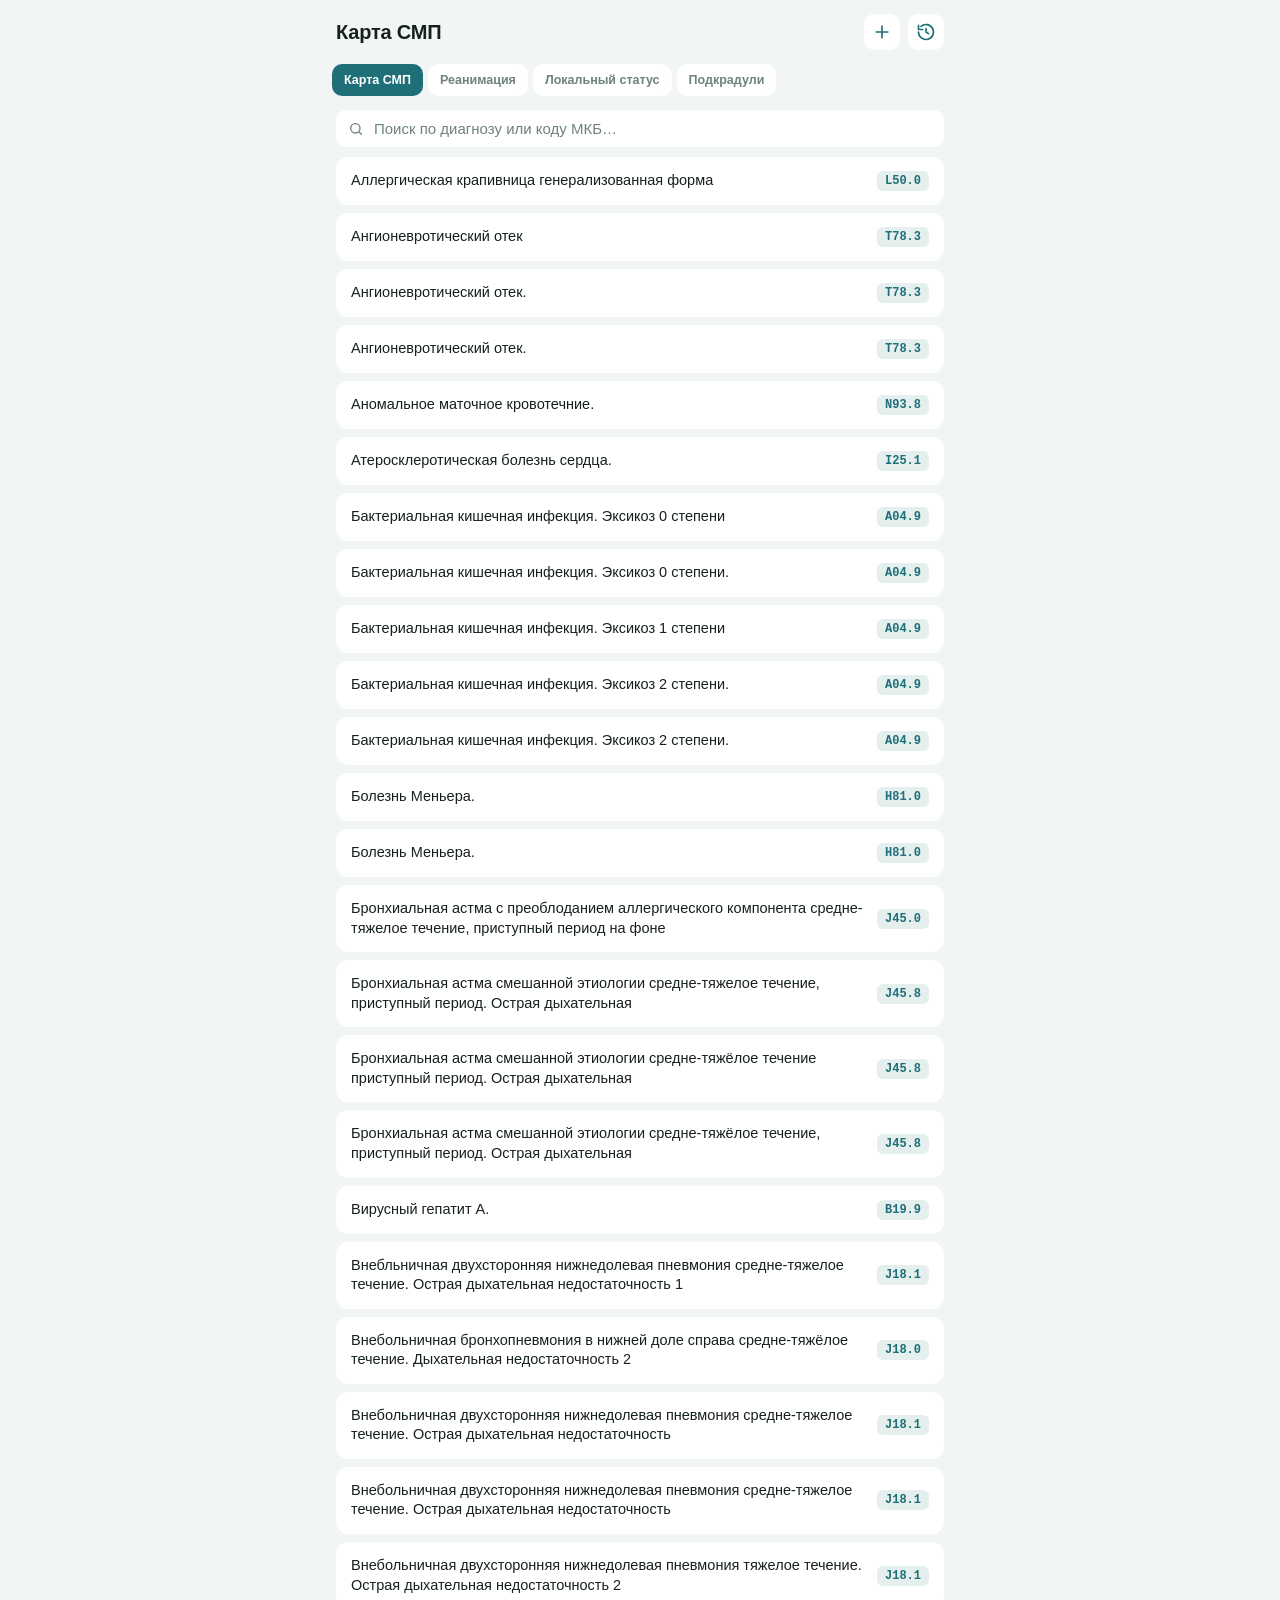
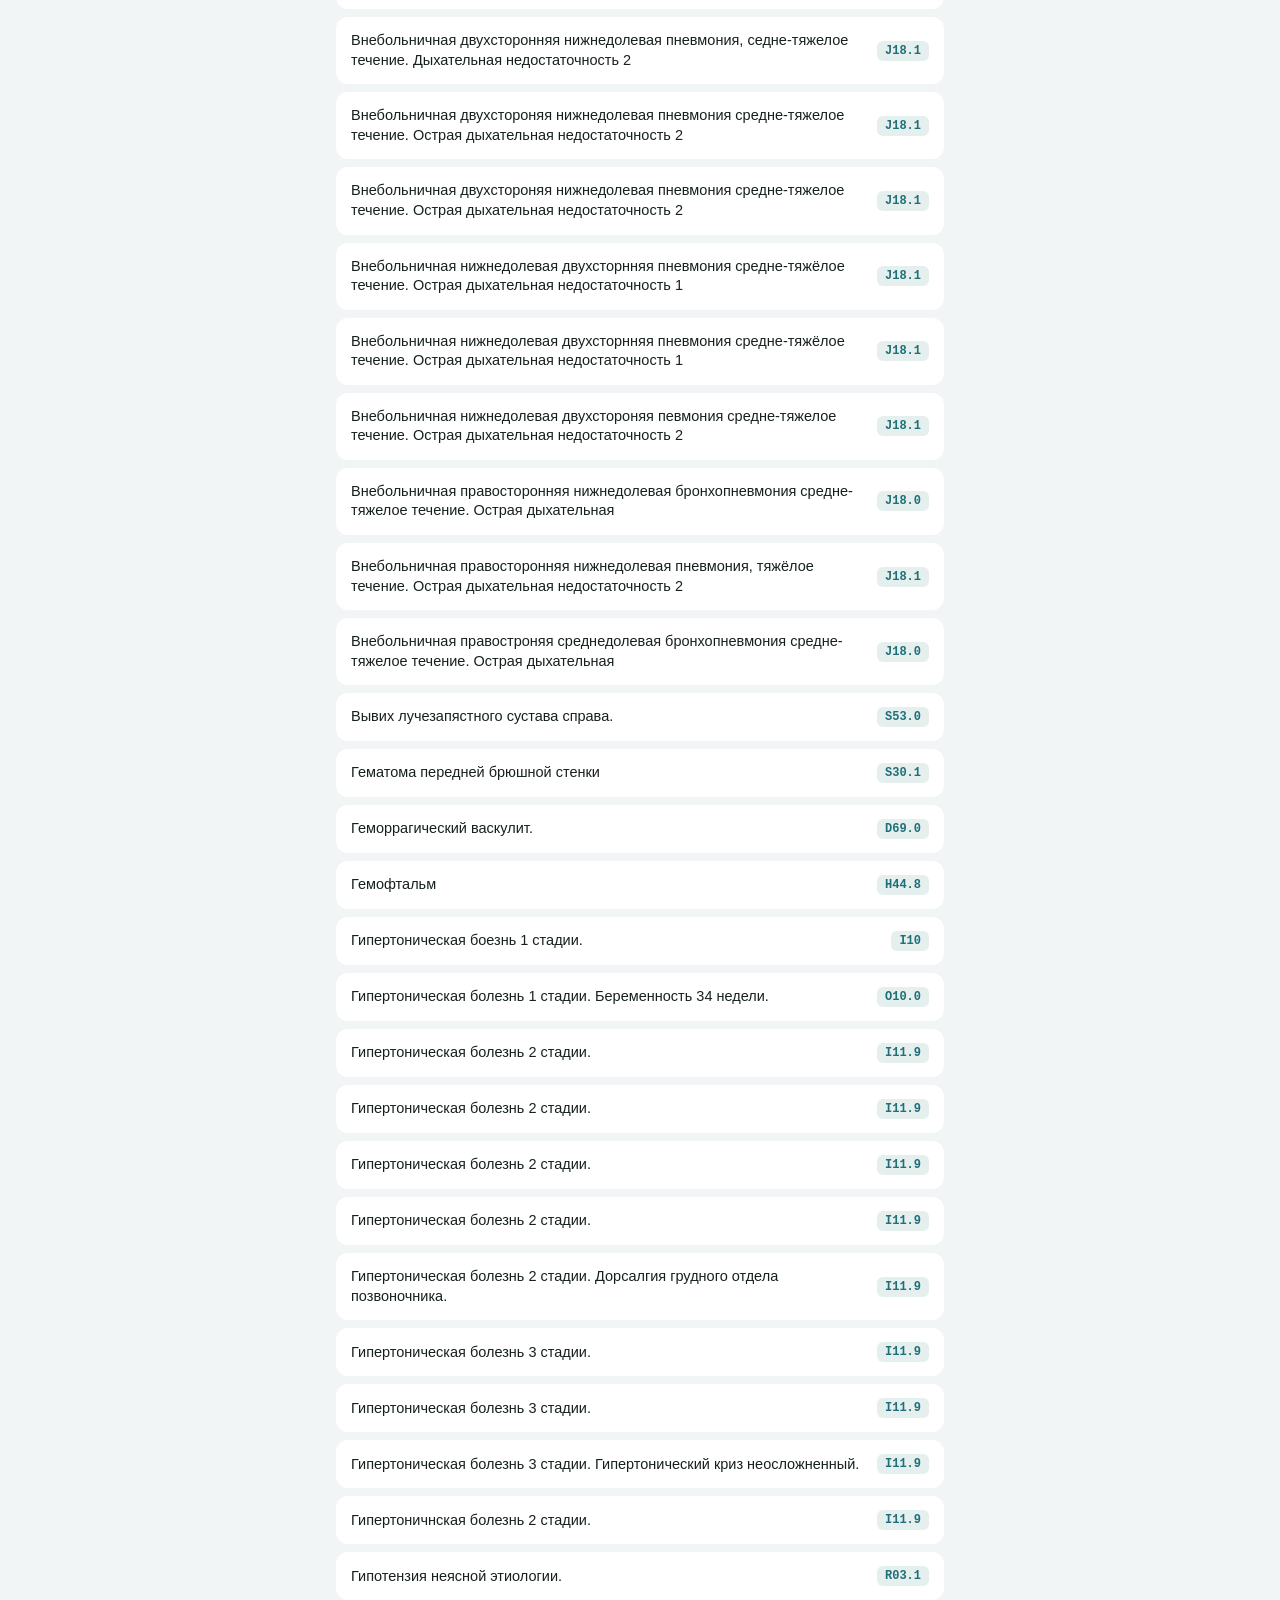
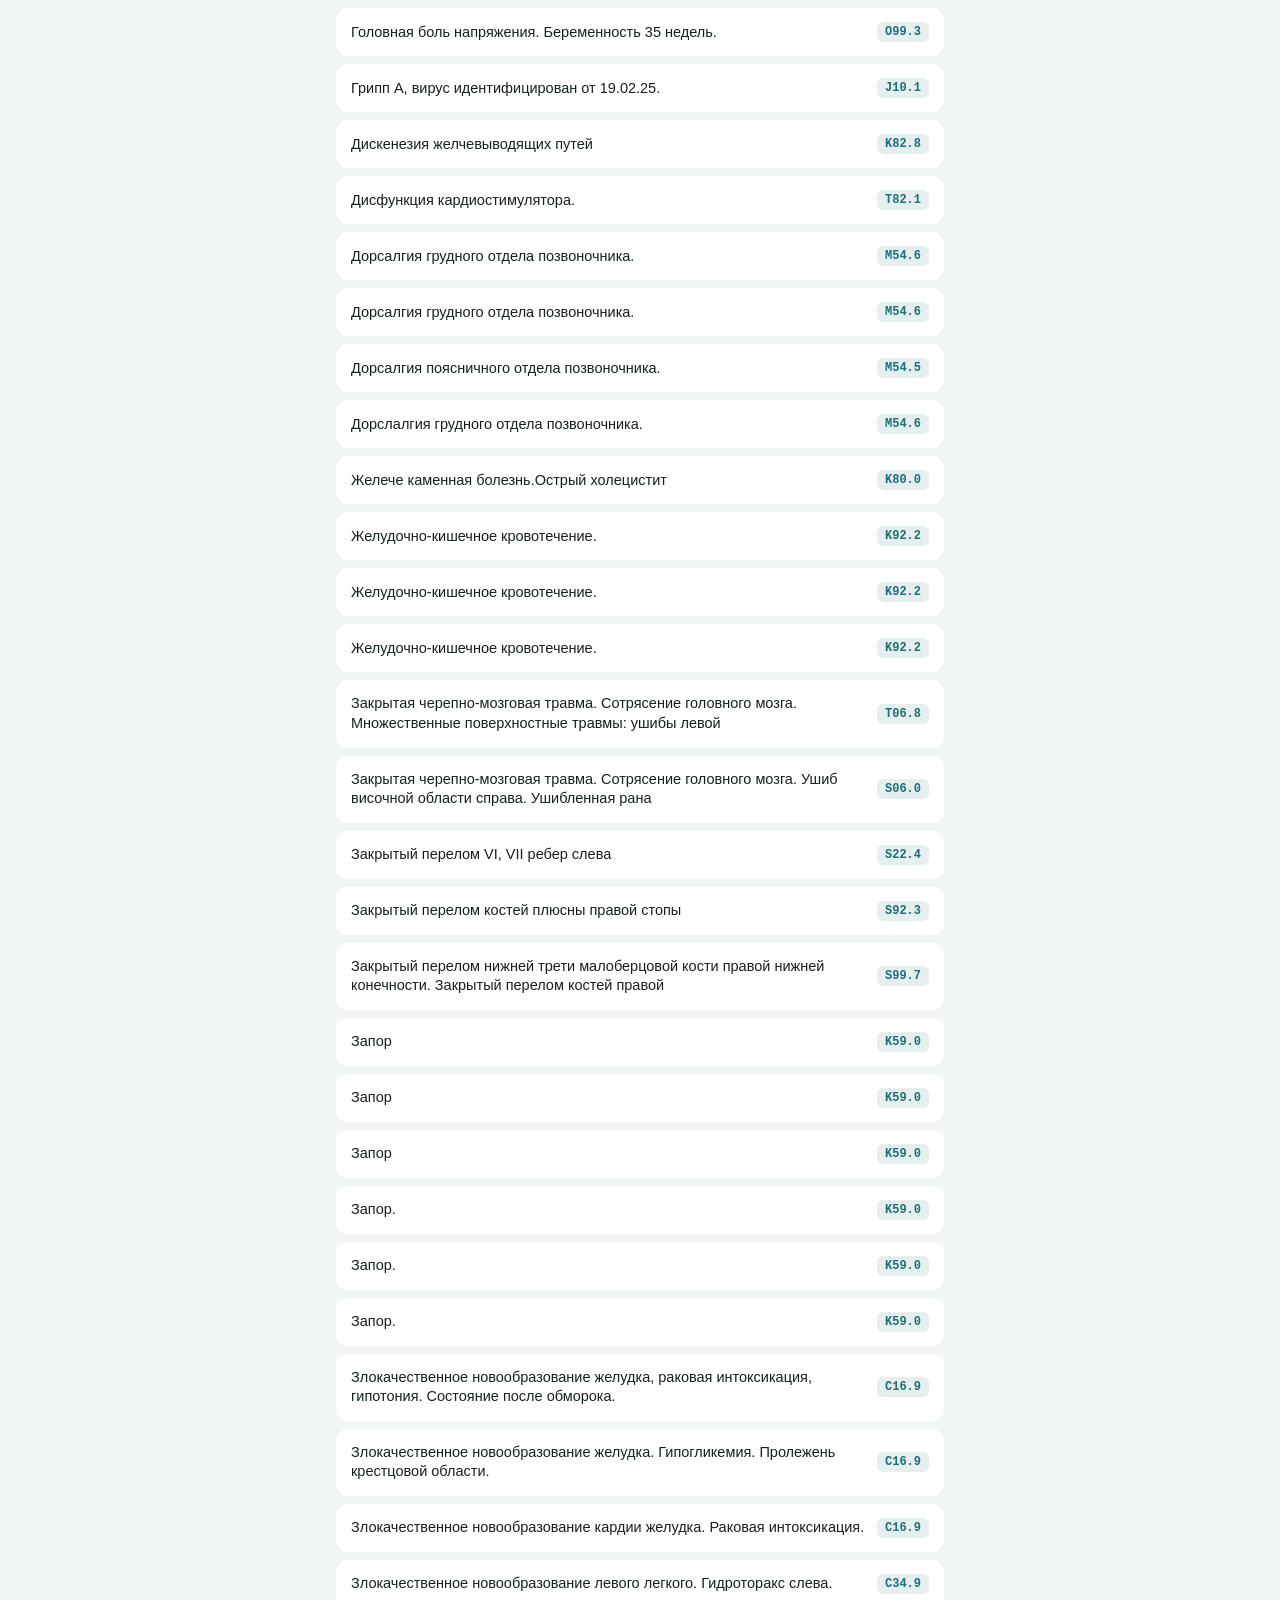
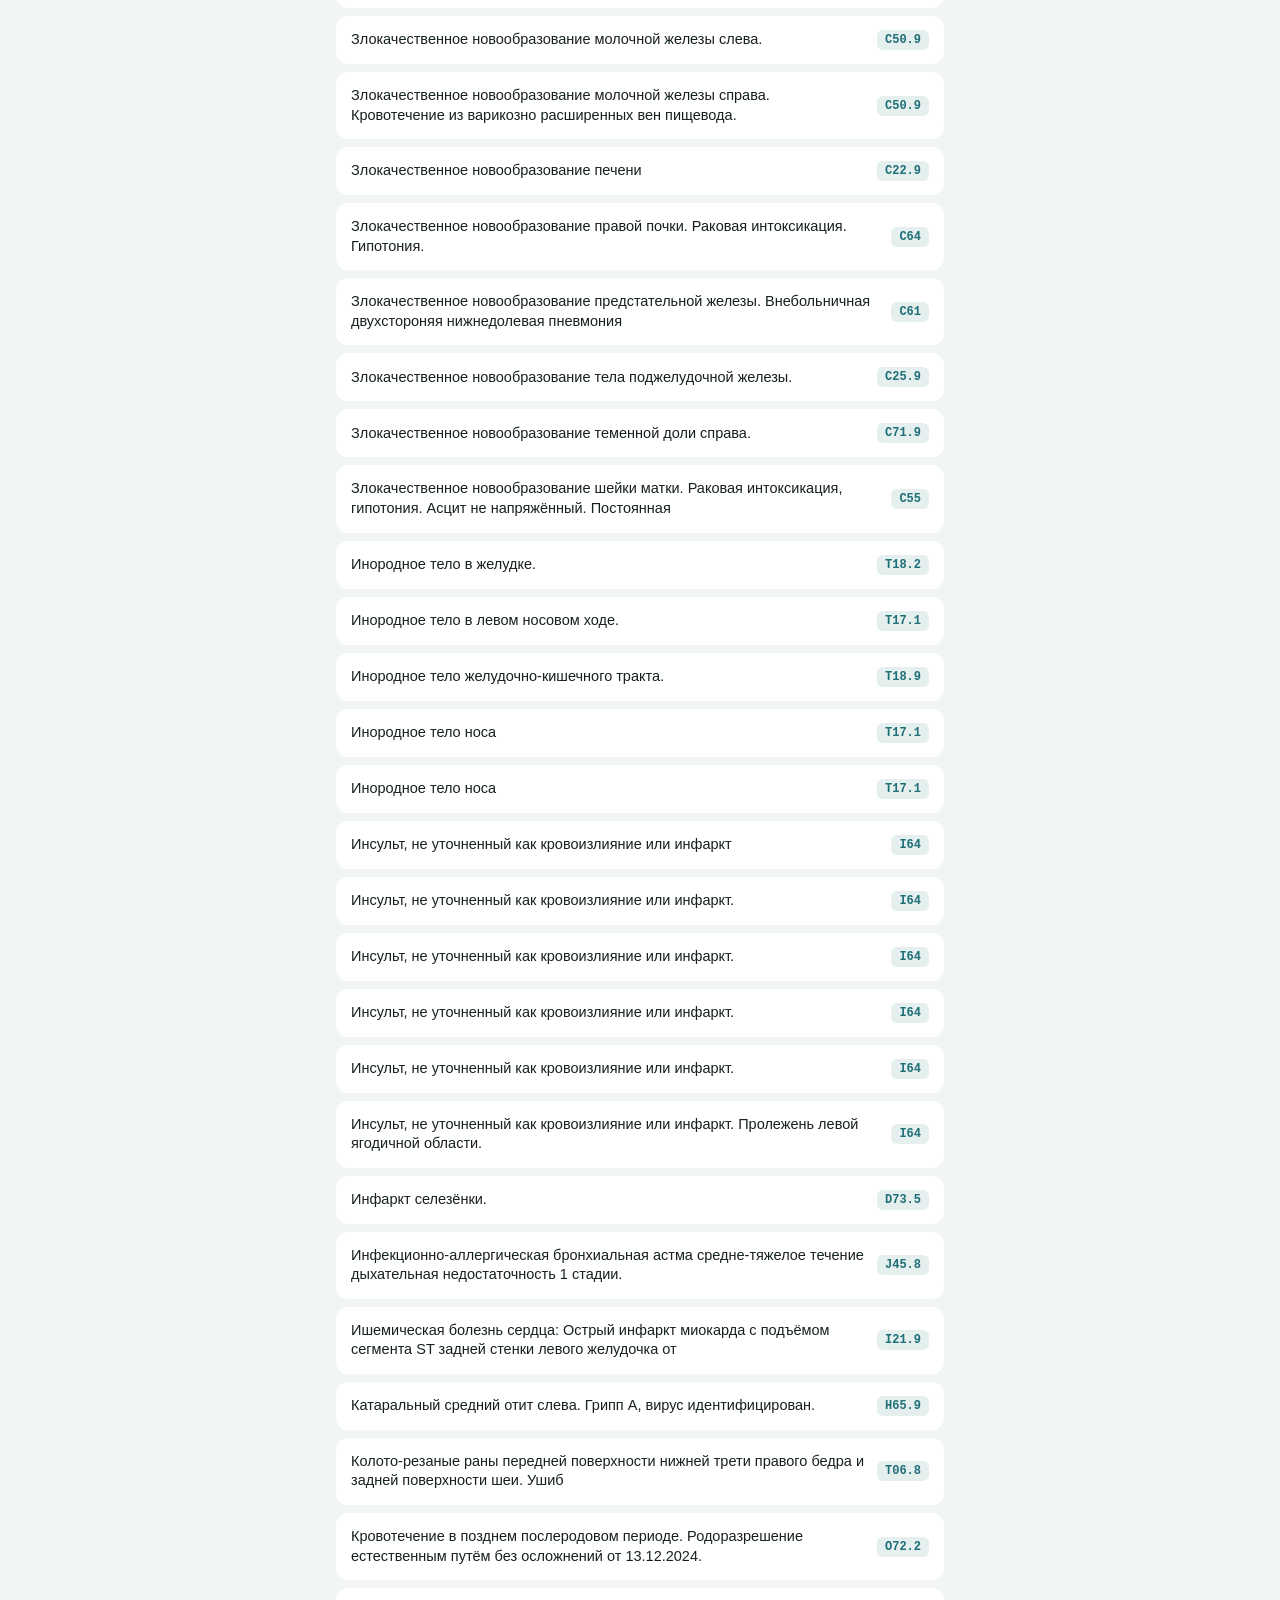
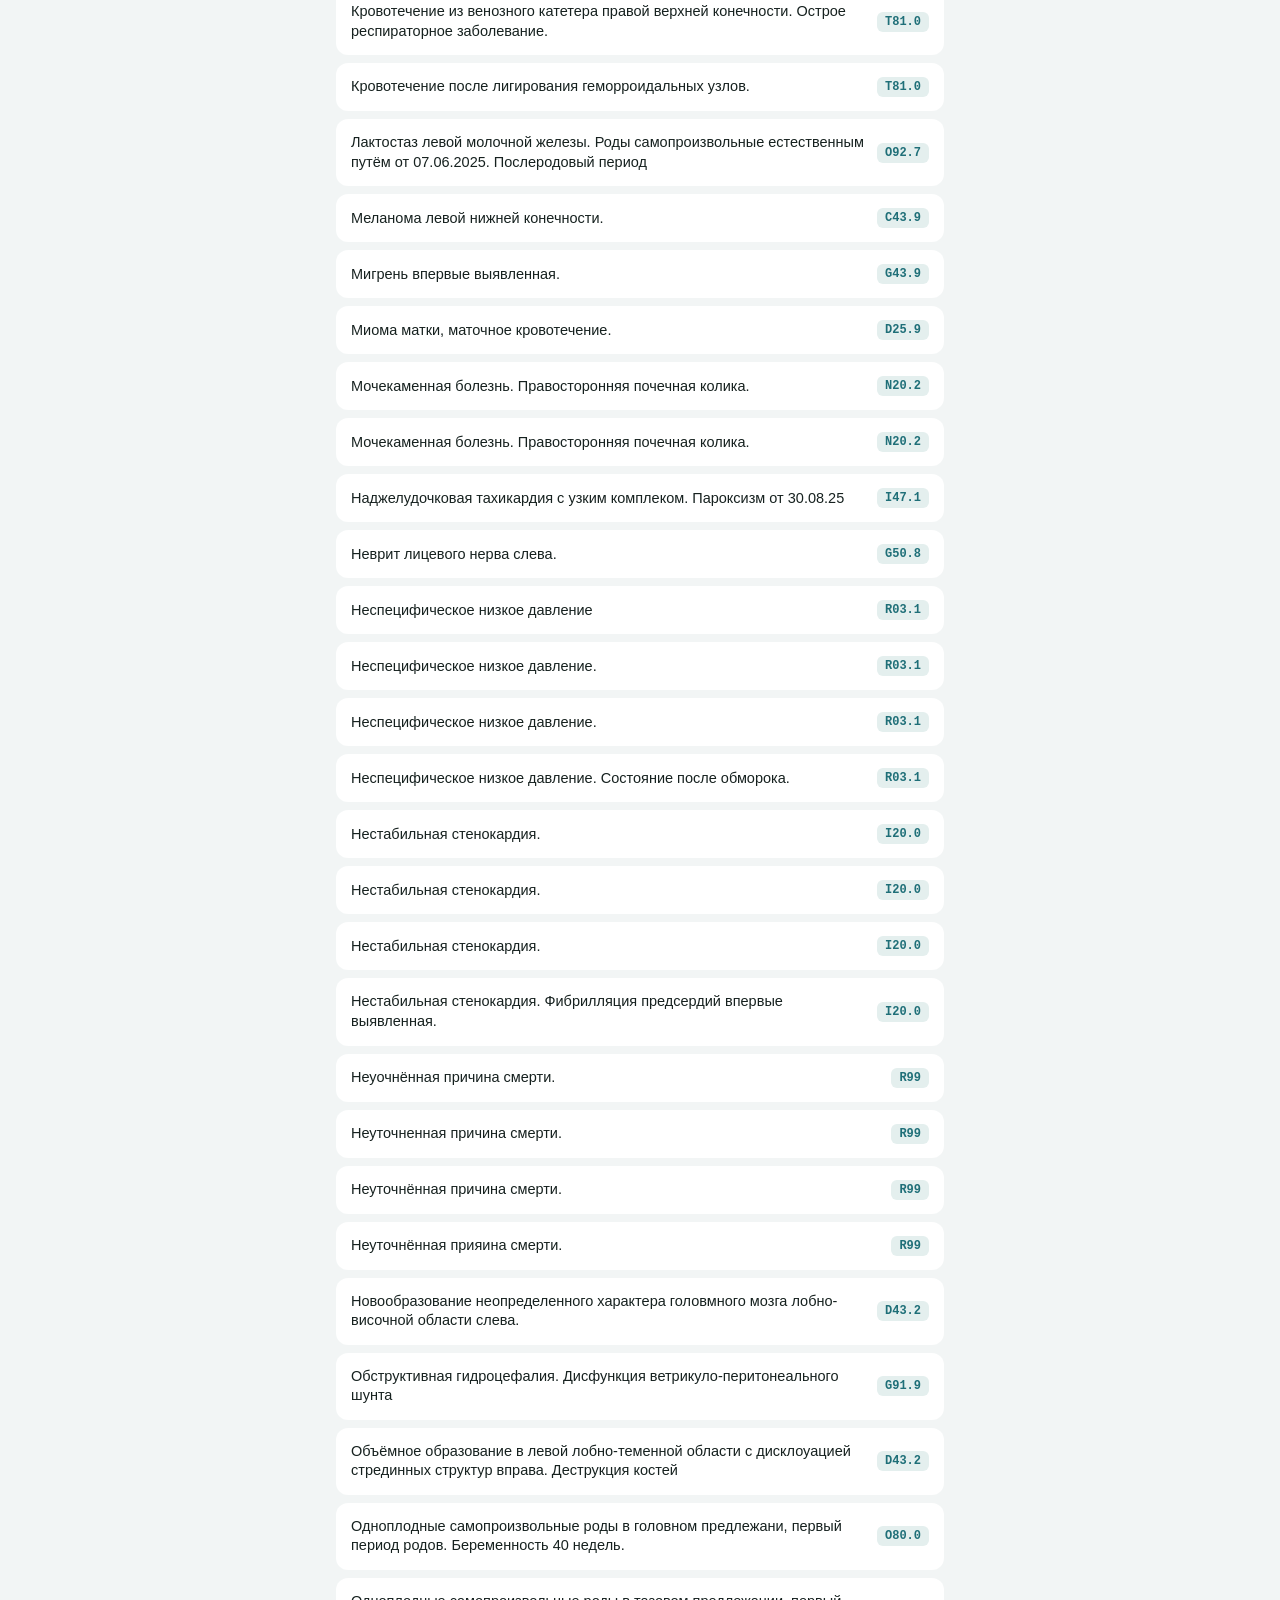
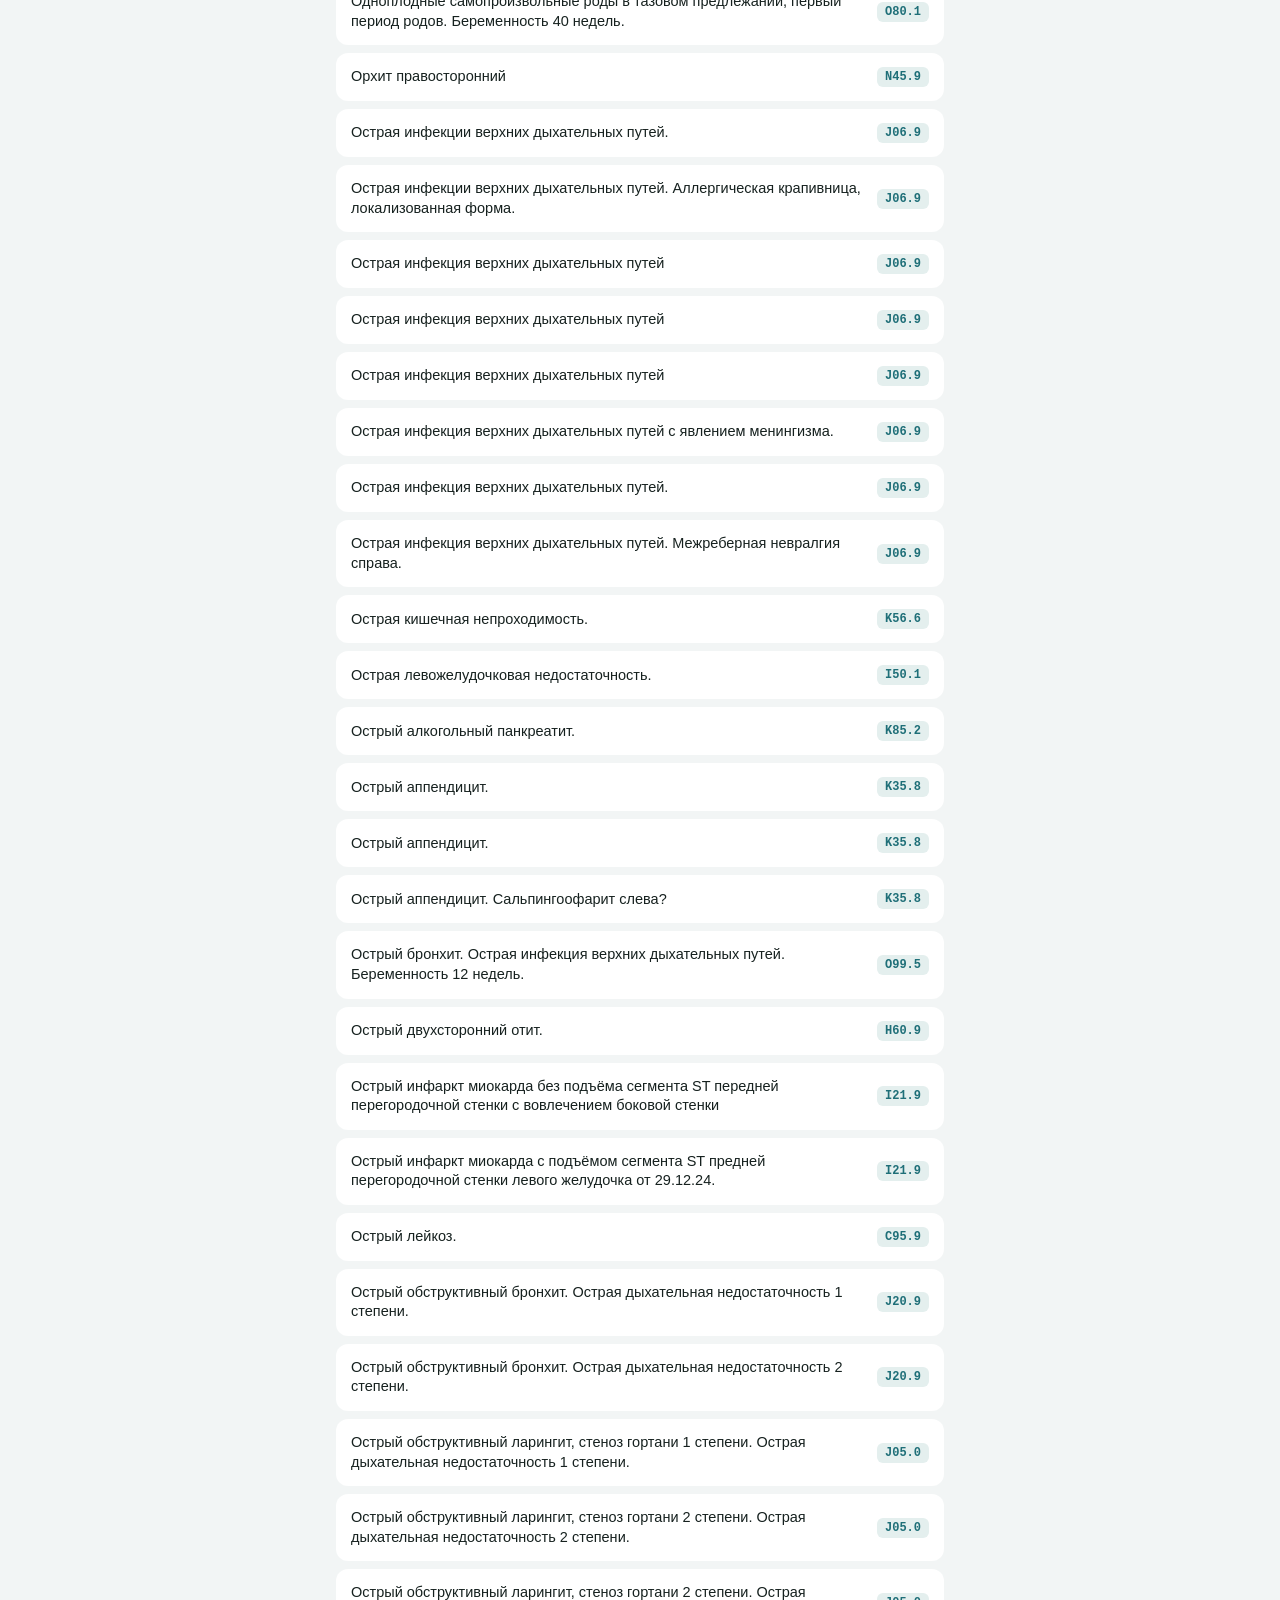
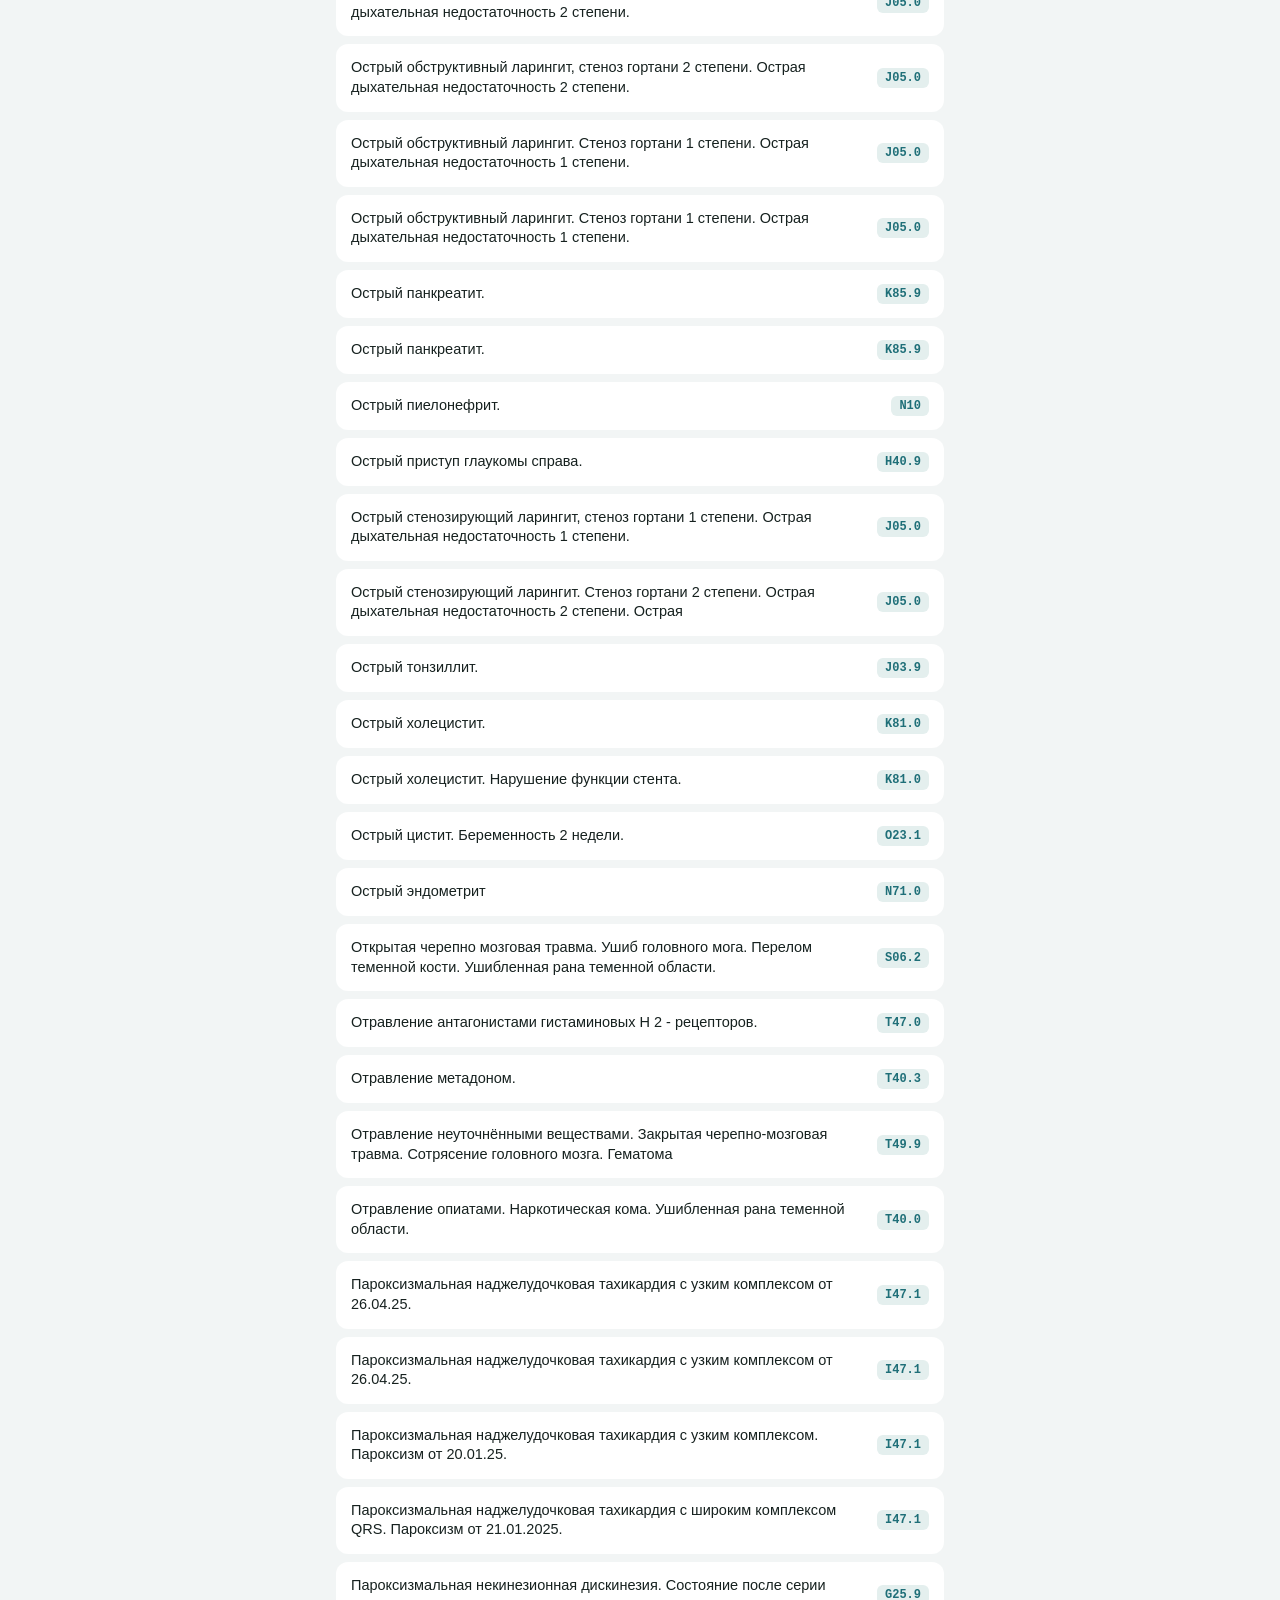
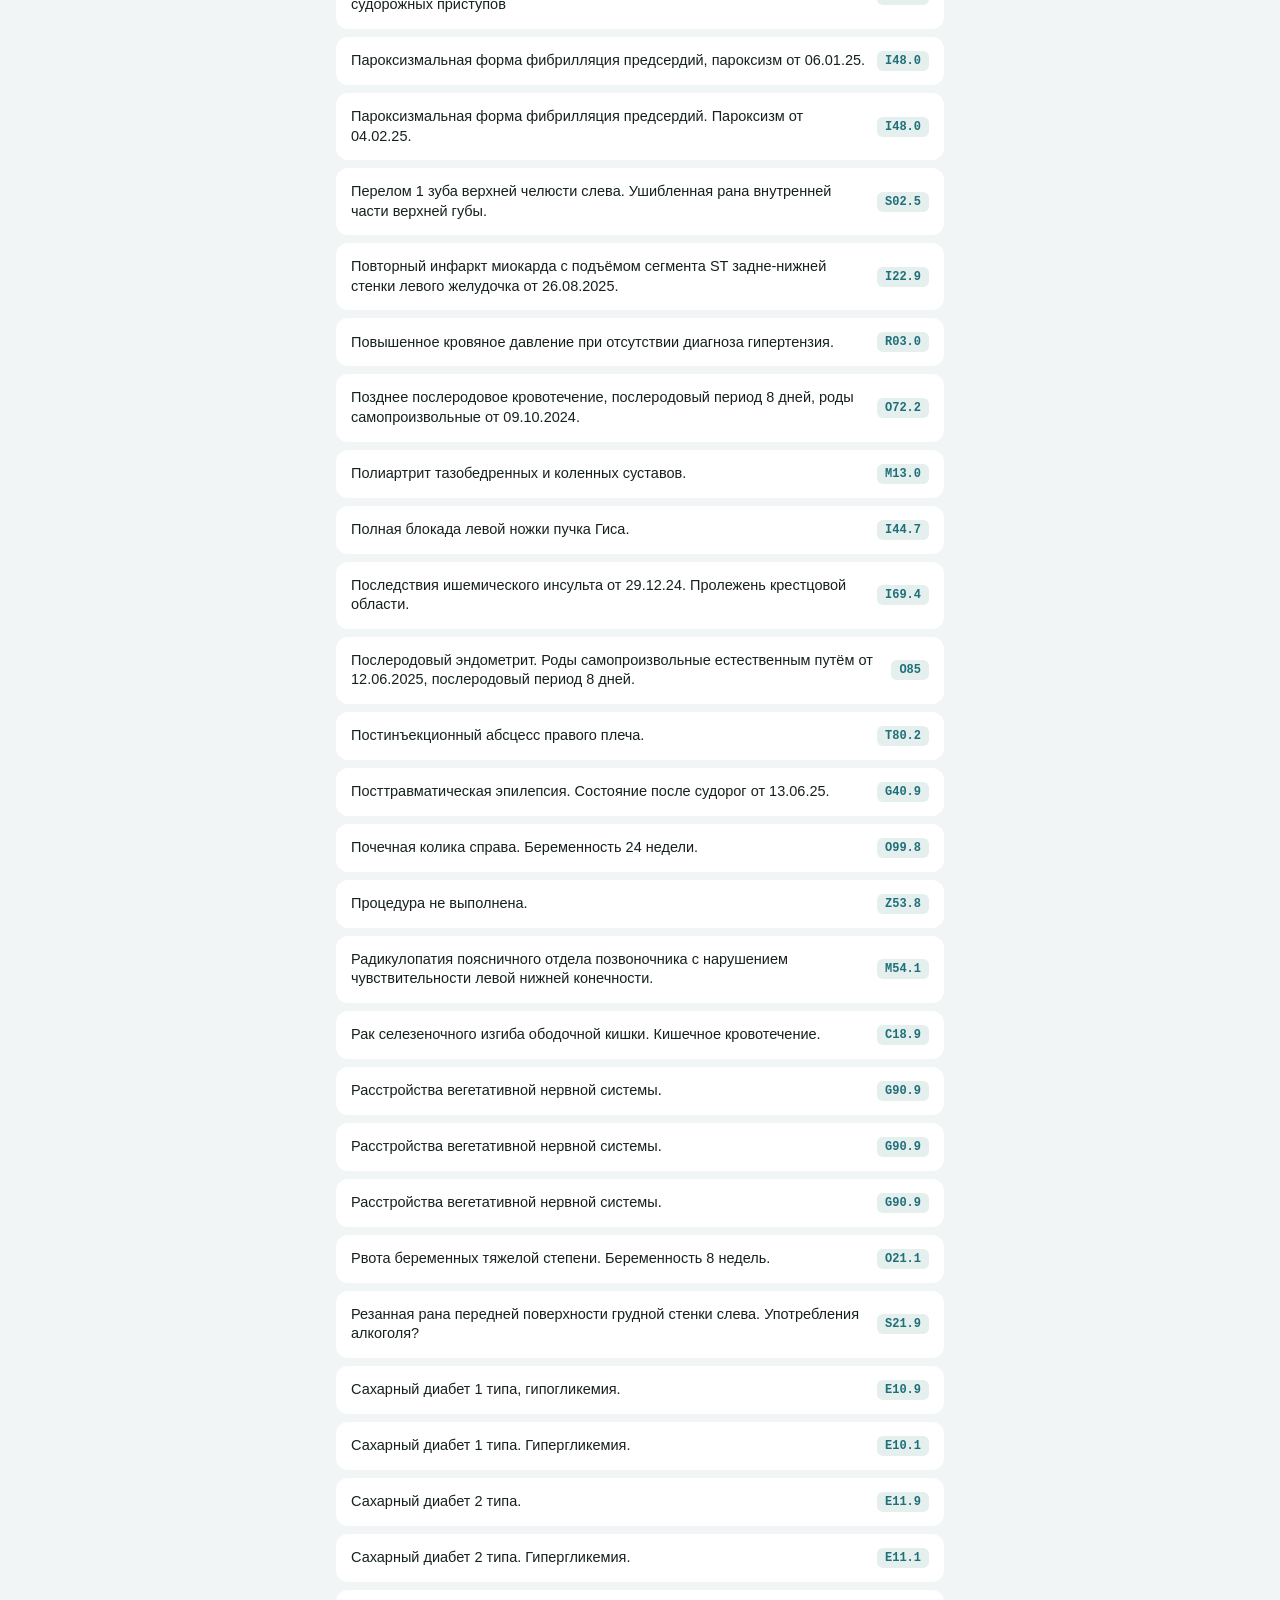
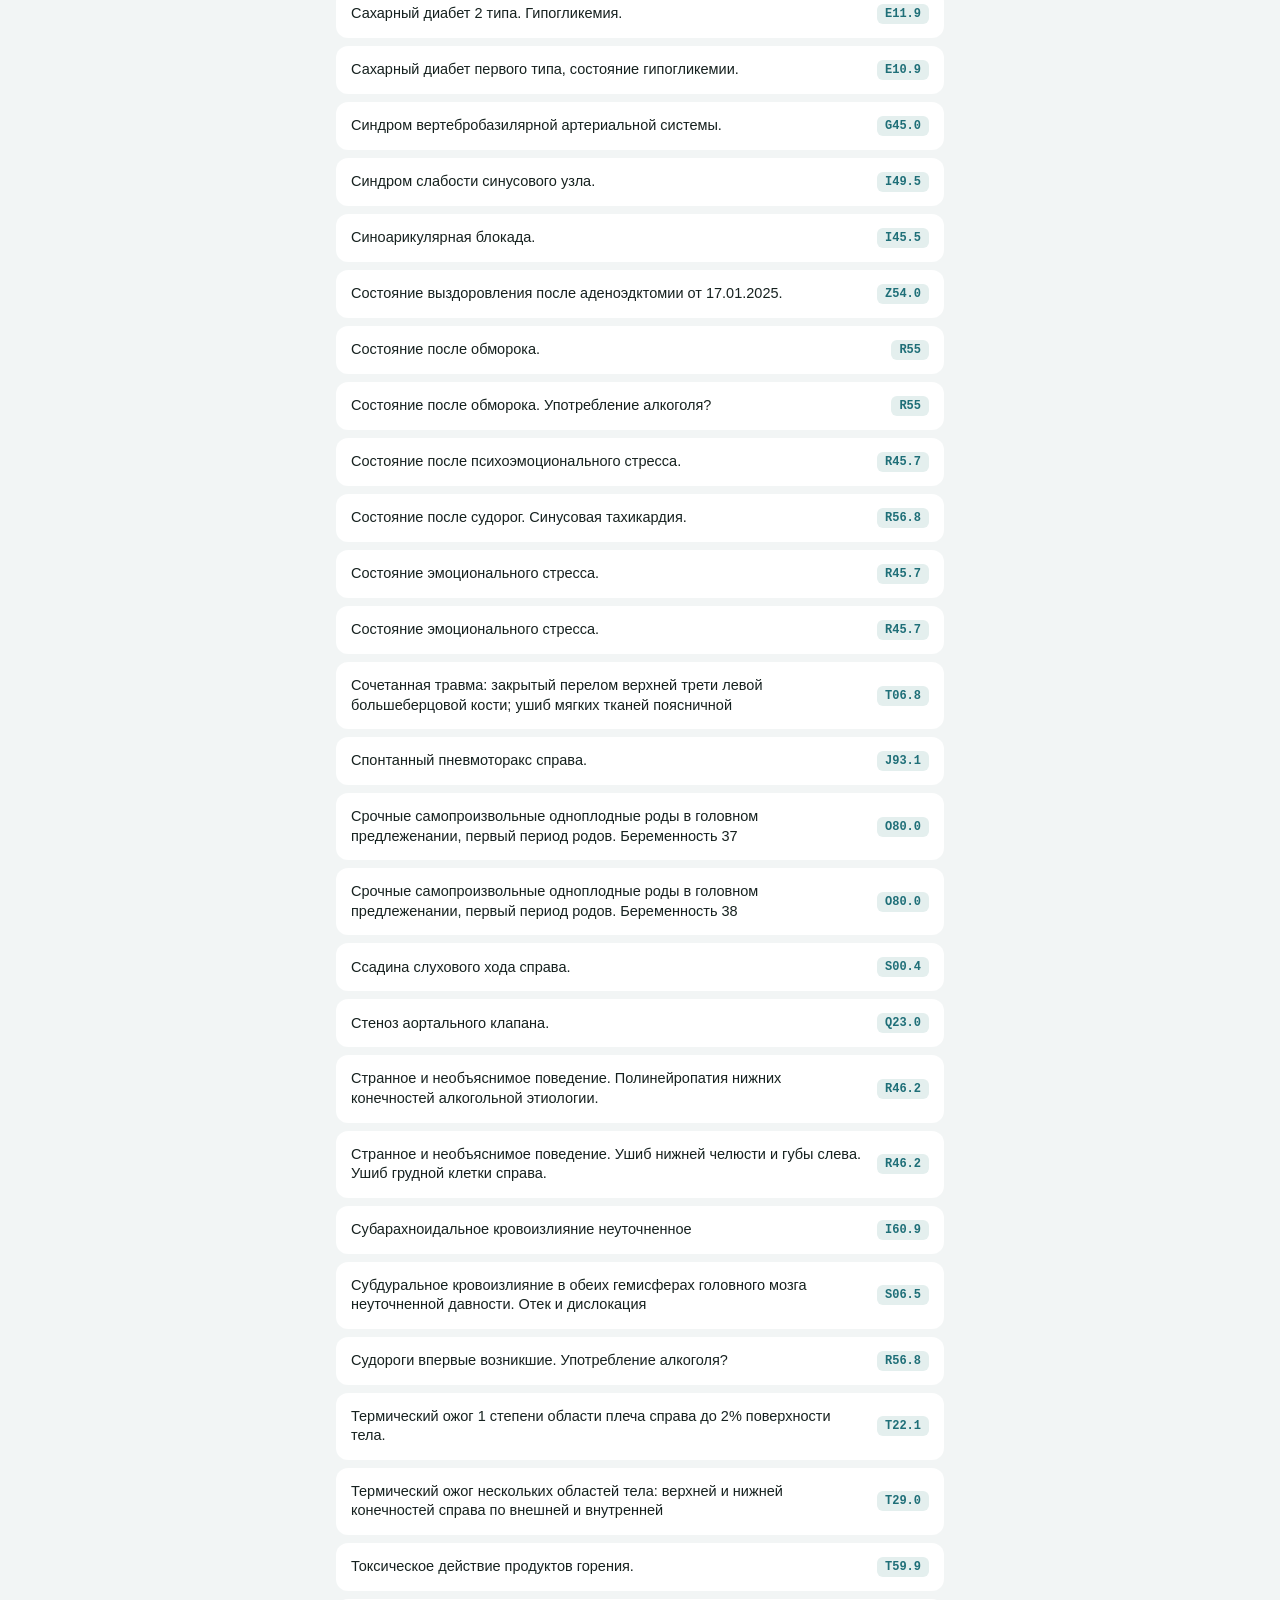
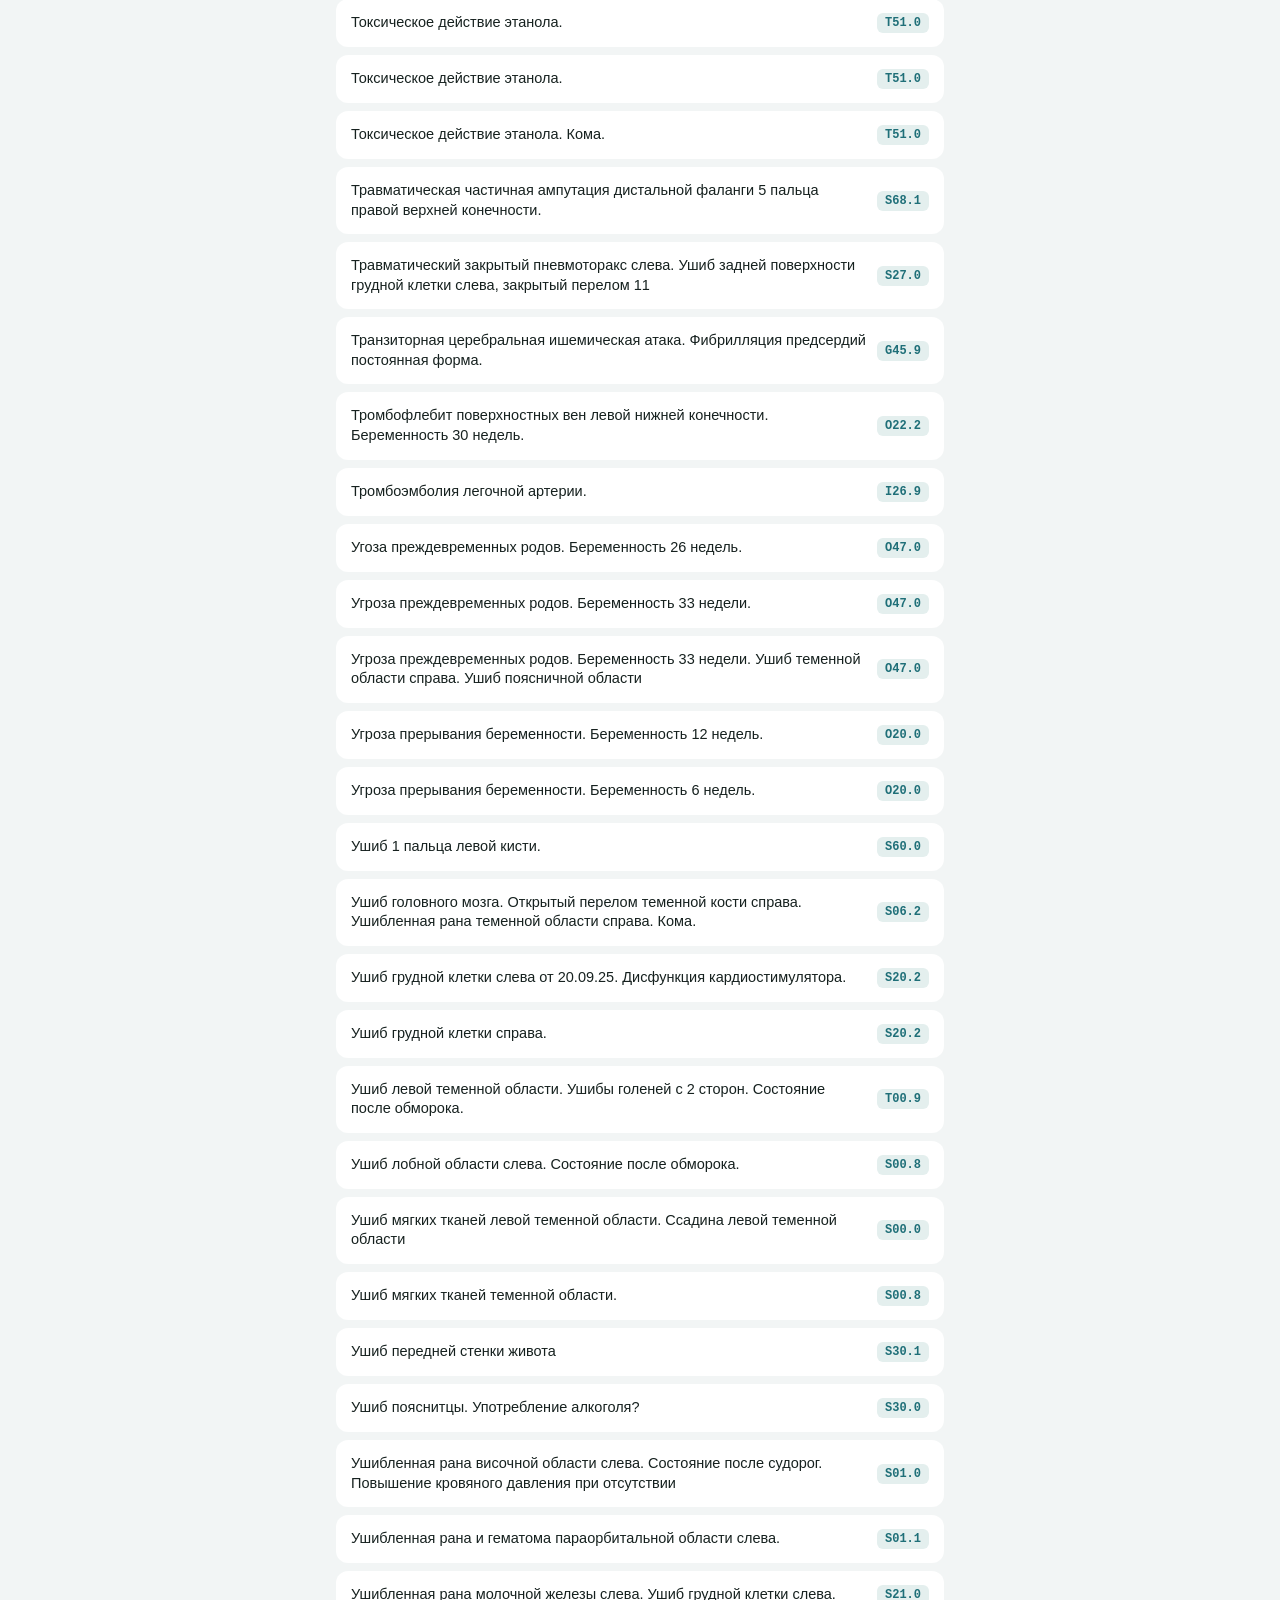
<file: docs/index.html>
<!DOCTYPE html>
<html lang="ru">
<head>
<meta charset="UTF-8">
<meta name="viewport" content="width=device-width, initial-scale=1.0, viewport-fit=cover">
<title>03-Везём</title>
<link rel="stylesheet" href="style.css">
<script src="https://telegram.org/js/telegram-web-app.js"></script>
</head>
<body>

<div id="app">

  <header class="topbar">
    <div class="topbar-title" id="topbarTitle">Карта СМП</div>
    <div class="topbar-actions">
      <button class="icon-btn" id="addBtn" title="Добавить" aria-label="Добавить">
        <svg width="20" height="20" viewBox="0 0 24 24" fill="none"><path d="M12 5v14M5 12h14" stroke="currentColor" stroke-width="2" stroke-linecap="round"/></svg>
      </button>
      <button class="icon-btn" id="historyBtn" title="История сохранённых карт" aria-label="История">
        <svg width="20" height="20" viewBox="0 0 24 24" fill="none"><path d="M3 12a9 9 0 1 0 3-6.7" stroke="currentColor" stroke-width="2" stroke-linecap="round"/><path d="M3 4v5h5" stroke="currentColor" stroke-width="2" stroke-linecap="round" stroke-linejoin="round"/><path d="M12 8v4l3 2" stroke="currentColor" stroke-width="2" stroke-linecap="round" stroke-linejoin="round"/></svg>
      </button>
    </div>
  </header>

  <nav class="tabs" id="tabs">
    <button class="tab active" data-tab="emergency">Карта СМП</button>
    <button class="tab" data-tab="reanimation">Реанимация</button>
    <button class="tab" data-tab="localStatus">Локальный статус</button>
    <button class="tab" data-tab="lookup">Подкрадули</button>
  </nav>

  <div class="search-row" id="searchRow">
    <svg class="search-icon" width="16" height="16" viewBox="0 0 24 24" fill="none"><circle cx="11" cy="11" r="7" stroke="currentColor" stroke-width="2"/><path d="m20 20-3.5-3.5" stroke="currentColor" stroke-width="2" stroke-linecap="round"/></svg>
    <input type="text" id="searchInput" placeholder="Поиск по диагнозу или коду МКБ…" autocomplete="off">
  </div>

  <main id="listView" class="list-view"></main>

  <main id="detailView" class="detail-view hidden">
    <button class="back-btn" id="backBtn">
      <svg width="18" height="18" viewBox="0 0 24 24" fill="none"><path d="M15 18l-6-6 6-6" stroke="currentColor" stroke-width="2" stroke-linecap="round" stroke-linejoin="round"/></svg>
      Назад
    </button>
    <div class="detail-header">
      <h1 id="detailTitle"></h1>
      <span class="mkb-pill" id="detailMkb"></span>
    </div>
    <div id="detailFields"></div>
    <div id="detailFullView" class="full-view-content hidden"></div>
    <div class="detail-actions">
      <button class="btn btn-secondary" id="fullViewBtn">Просмотр целиком</button>
      <button class="btn btn-secondary" id="copyBtn">Скопировать</button>
      <button class="btn btn-primary" id="saveBtn">Сохранить</button>
    </div>
  </main>

  <main id="historyView" class="list-view hidden">
    <div class="history-header">
      <button class="back-btn" id="historyBackBtn">
        <svg width="18" height="18" viewBox="0 0 24 24" fill="none"><path d="M15 18l-6-6 6-6" stroke="currentColor" stroke-width="2" stroke-linecap="round" stroke-linejoin="round"/></svg>
        Назад
      </button>
      <h2>Сохранённые карты</h2>
    </div>
    <div id="historyList"></div>
  </main>

  <main id="lookupView" class="lookup-view hidden">
    <p class="lookup-hint">Введите номер наряда (обычно 10 цифр) — карта откроется в браузере.</p>
    <div class="search-row">
      <input type="text" id="lookupInput" placeholder="Номер наряда…" inputmode="numeric" autocomplete="off">
    </div>
    <button class="btn btn-primary" id="lookupBtn">Открыть карту</button>
    <p class="lookup-note" id="lookupNote"></p>
  </main>

  <div id="toast" class="toast"></div>

</div>

<script src="app.js"></script>
</body>
</html>
</file>
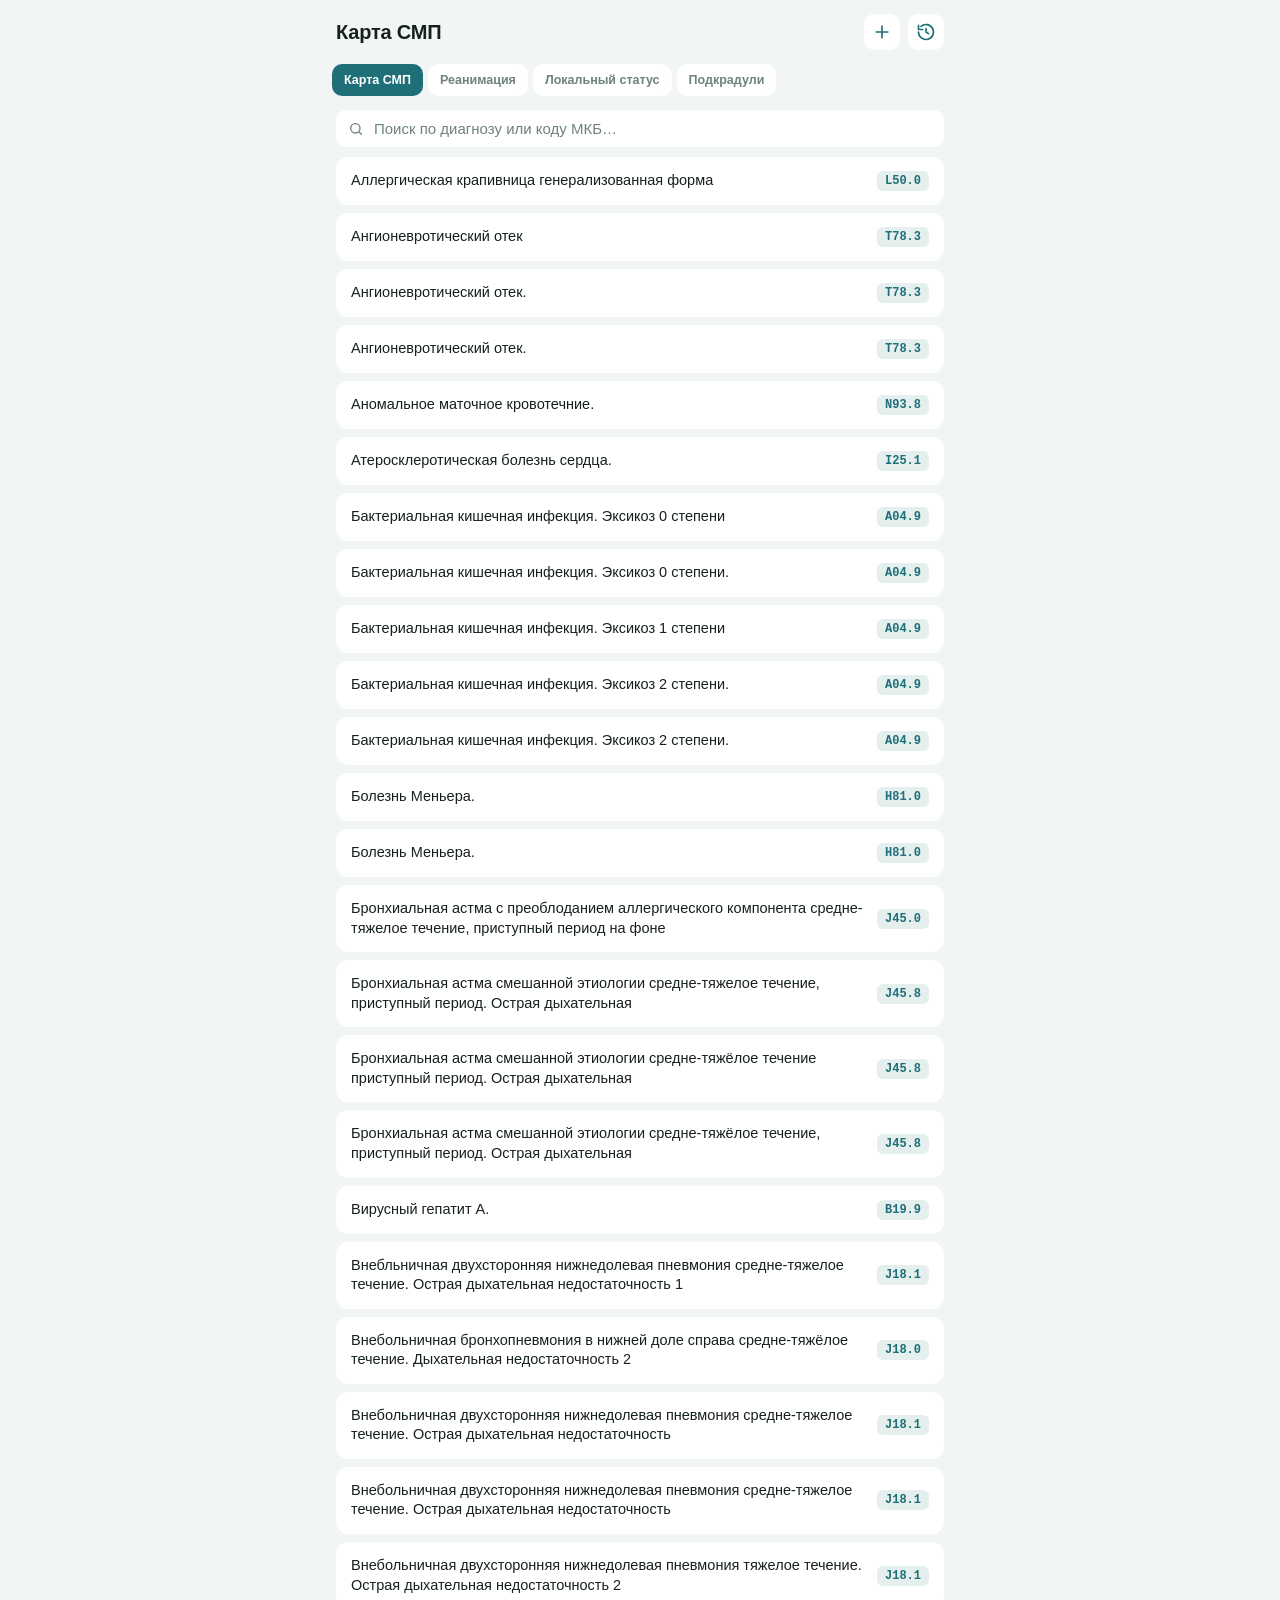
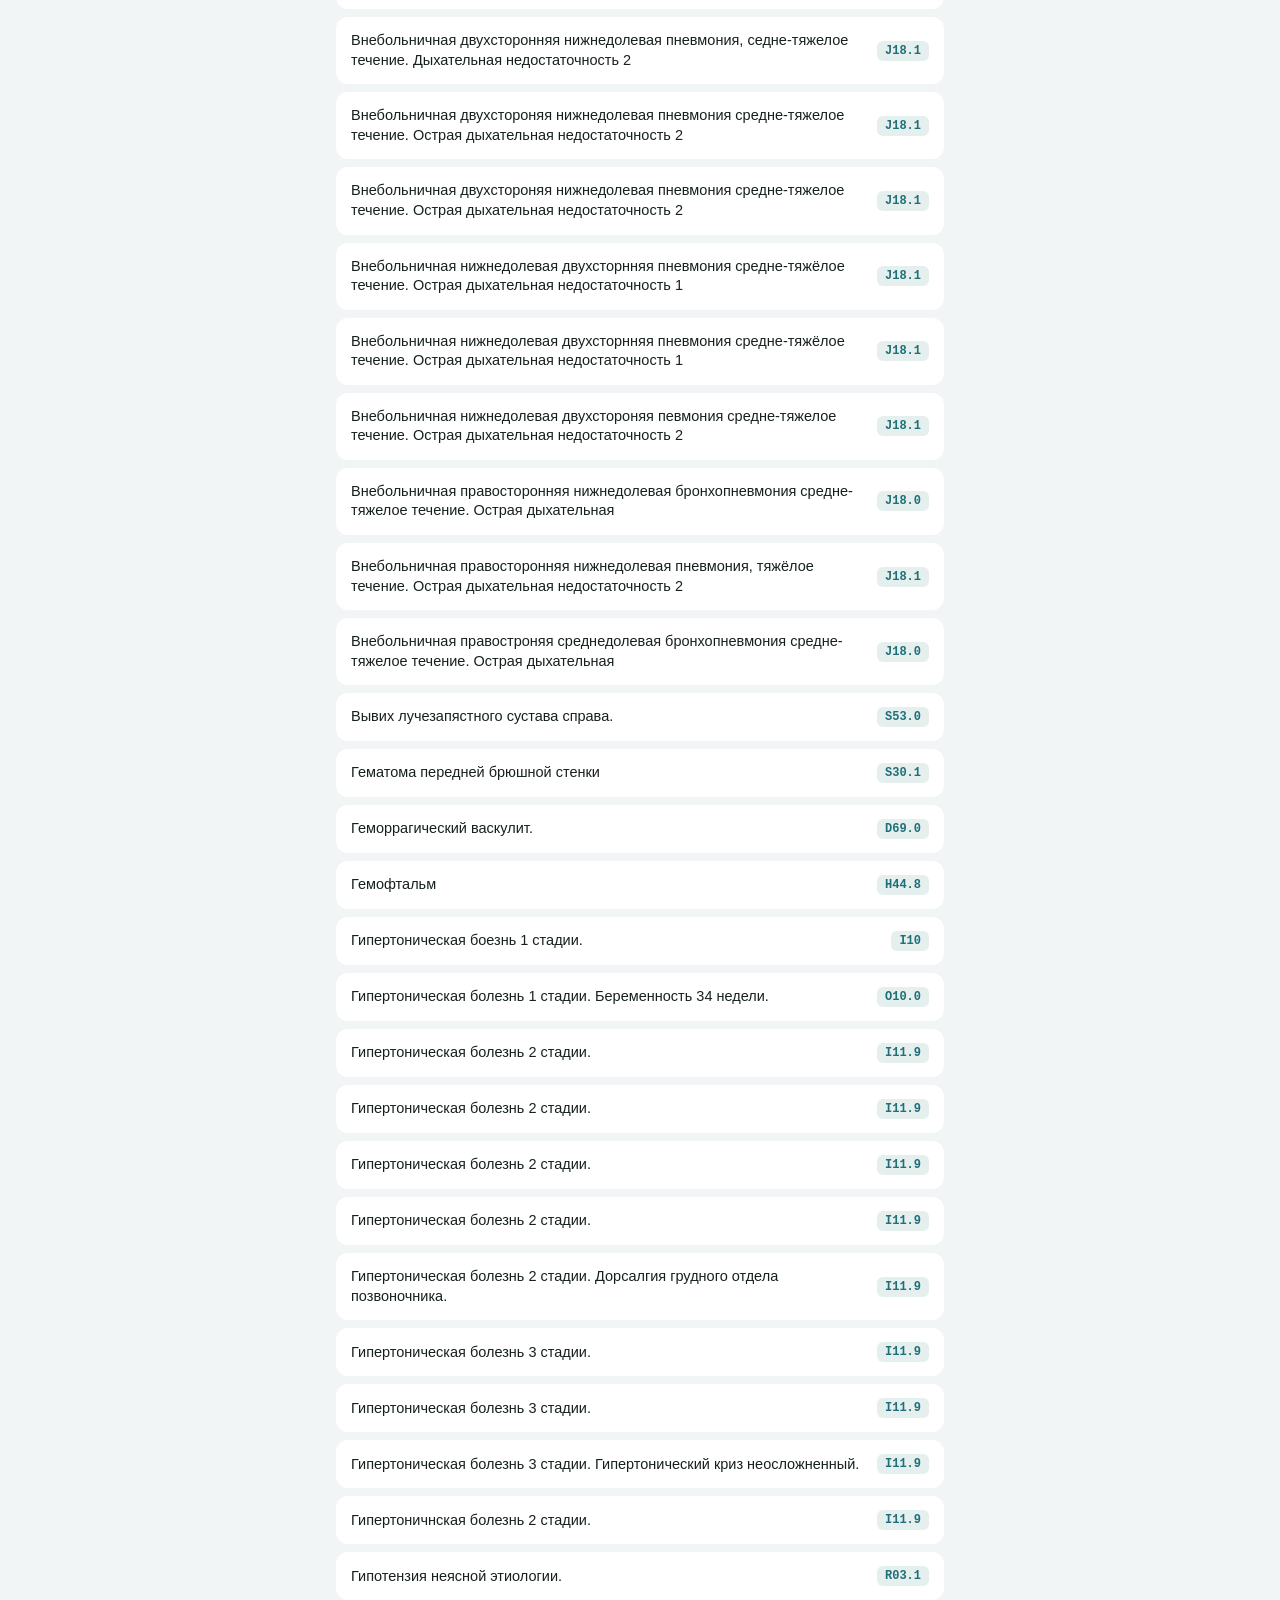
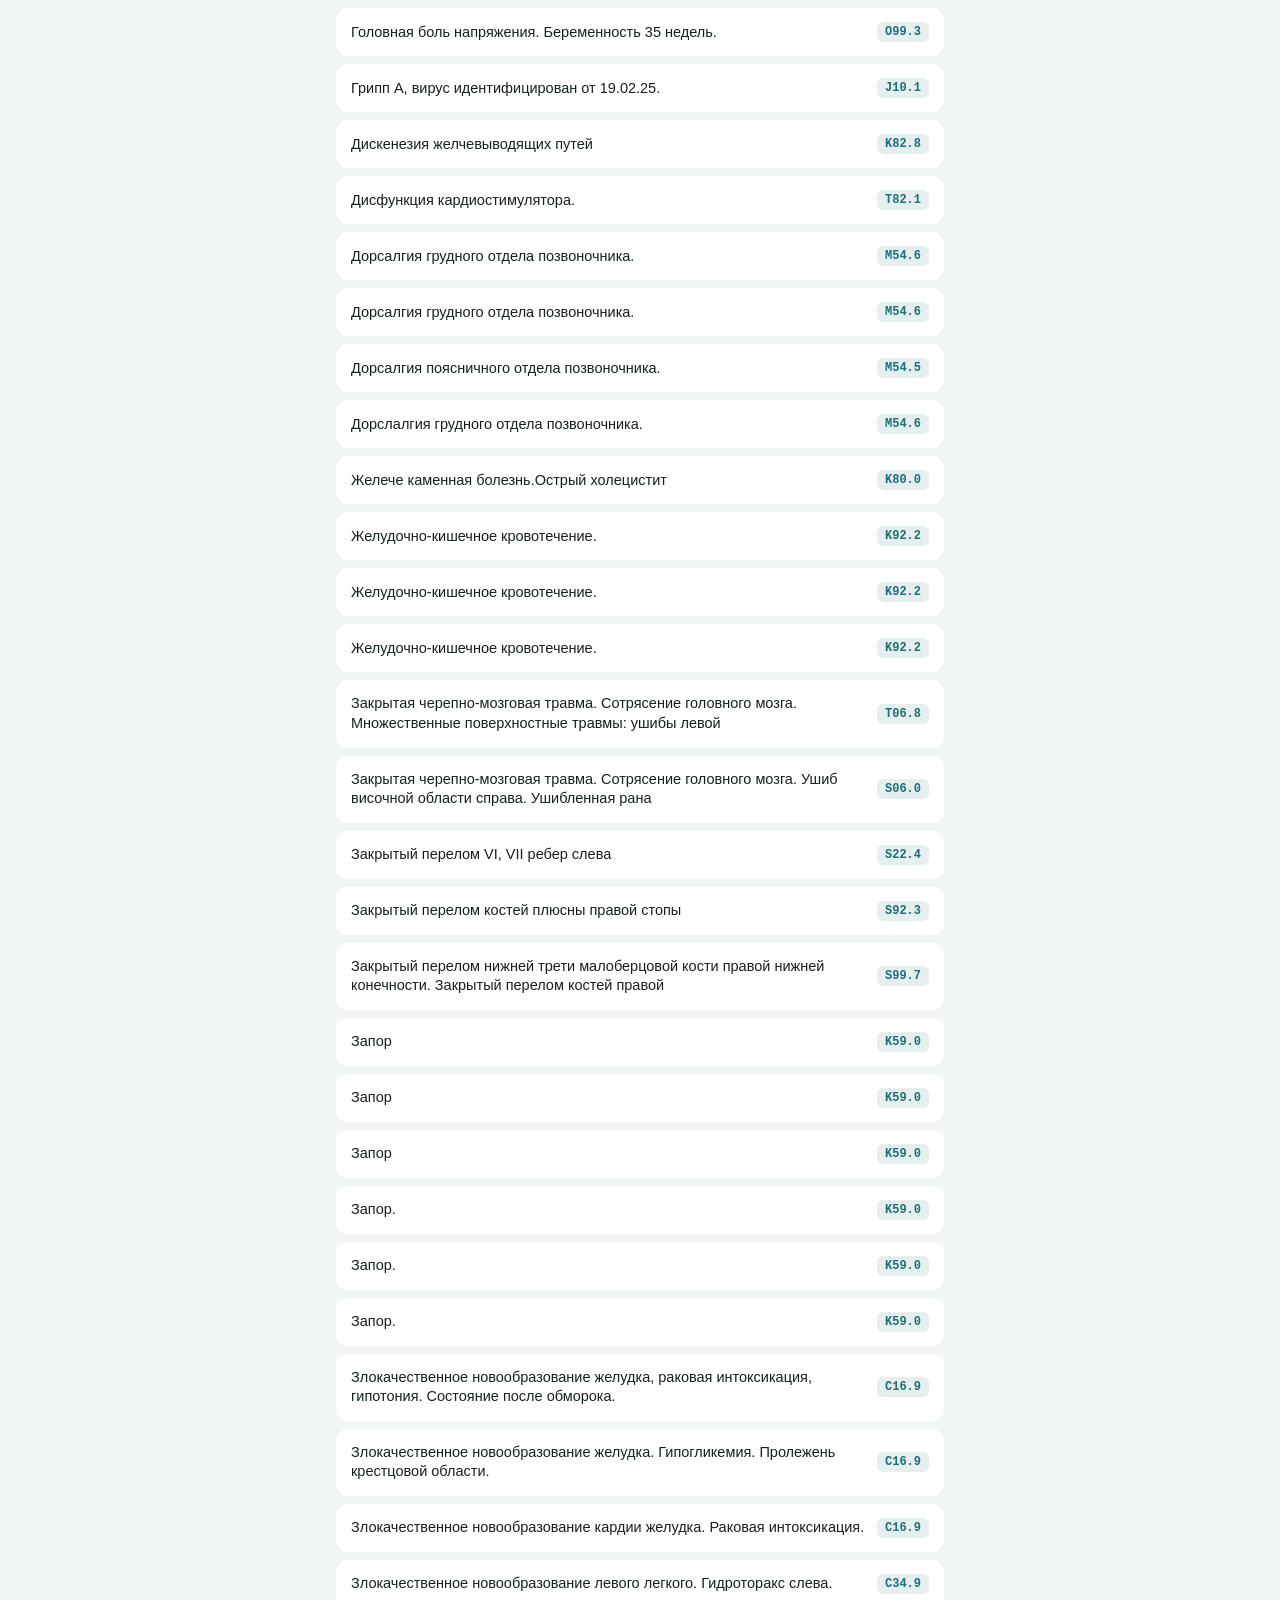
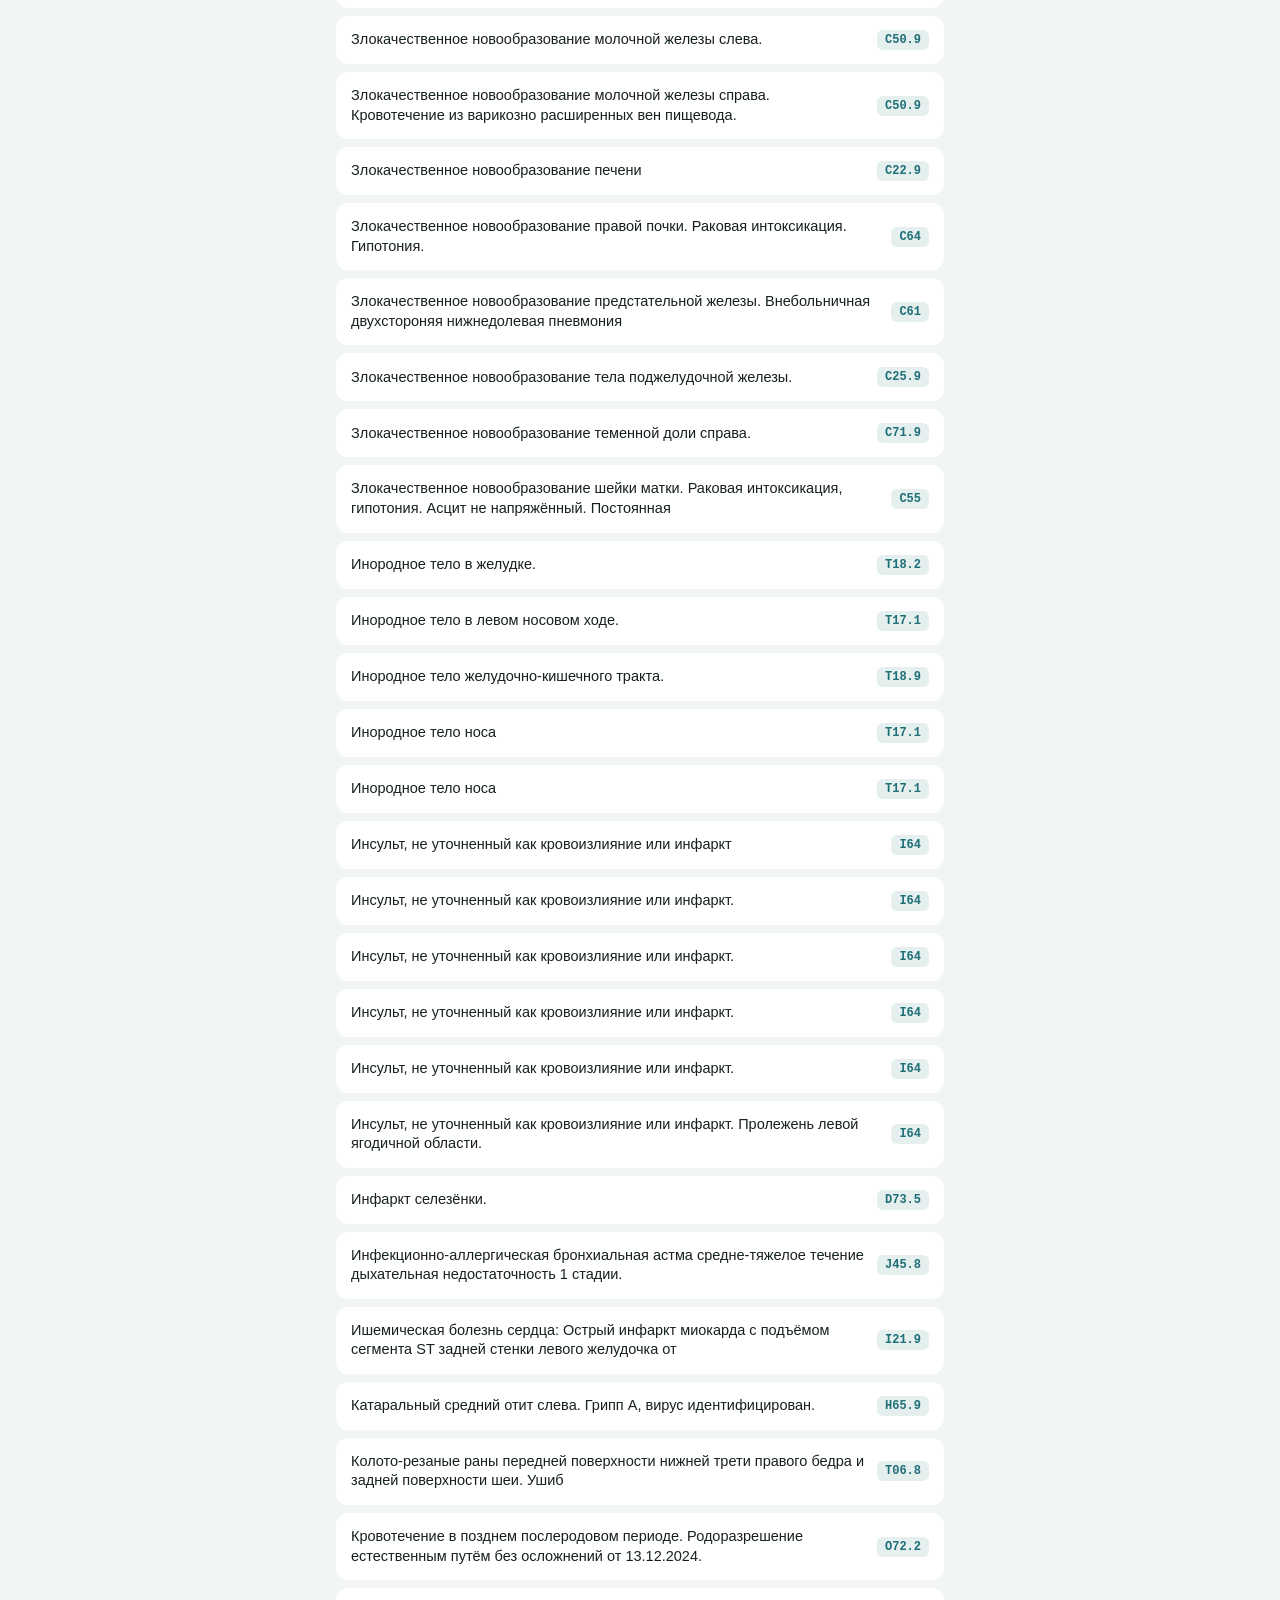
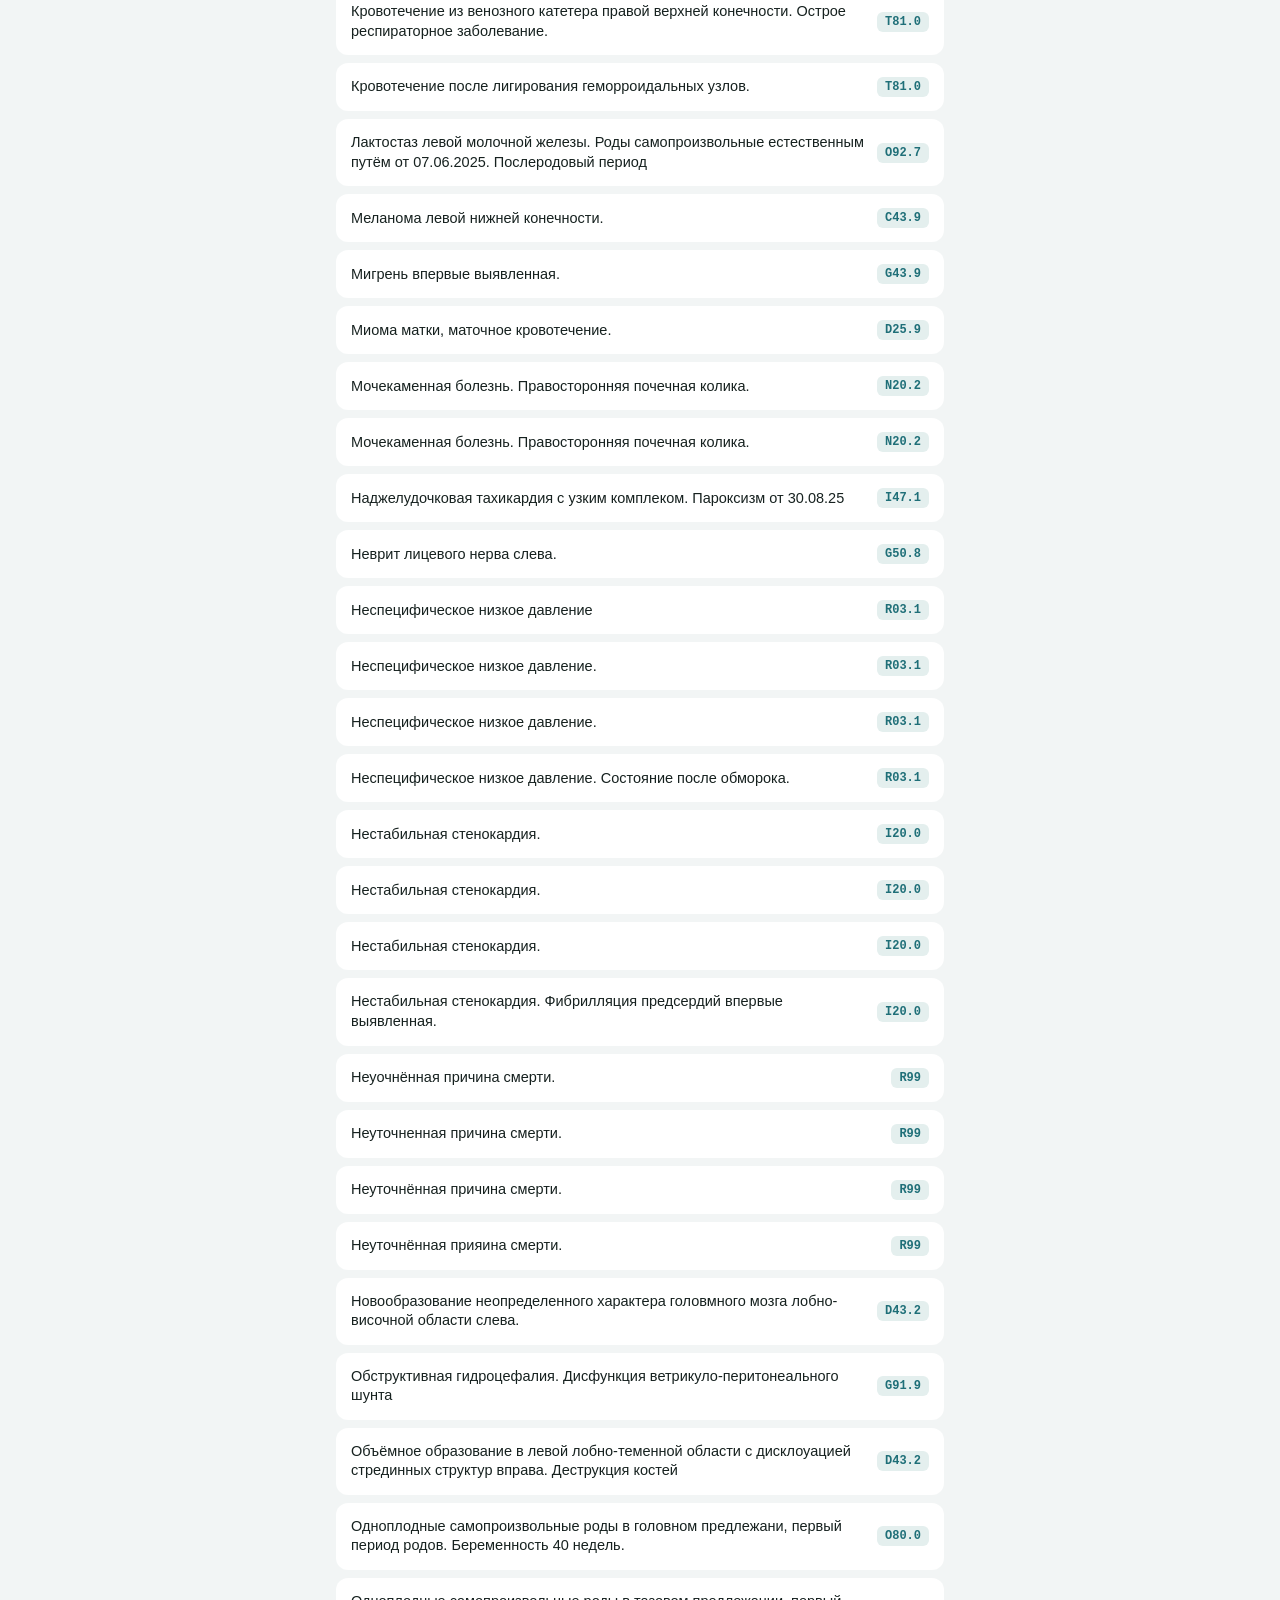
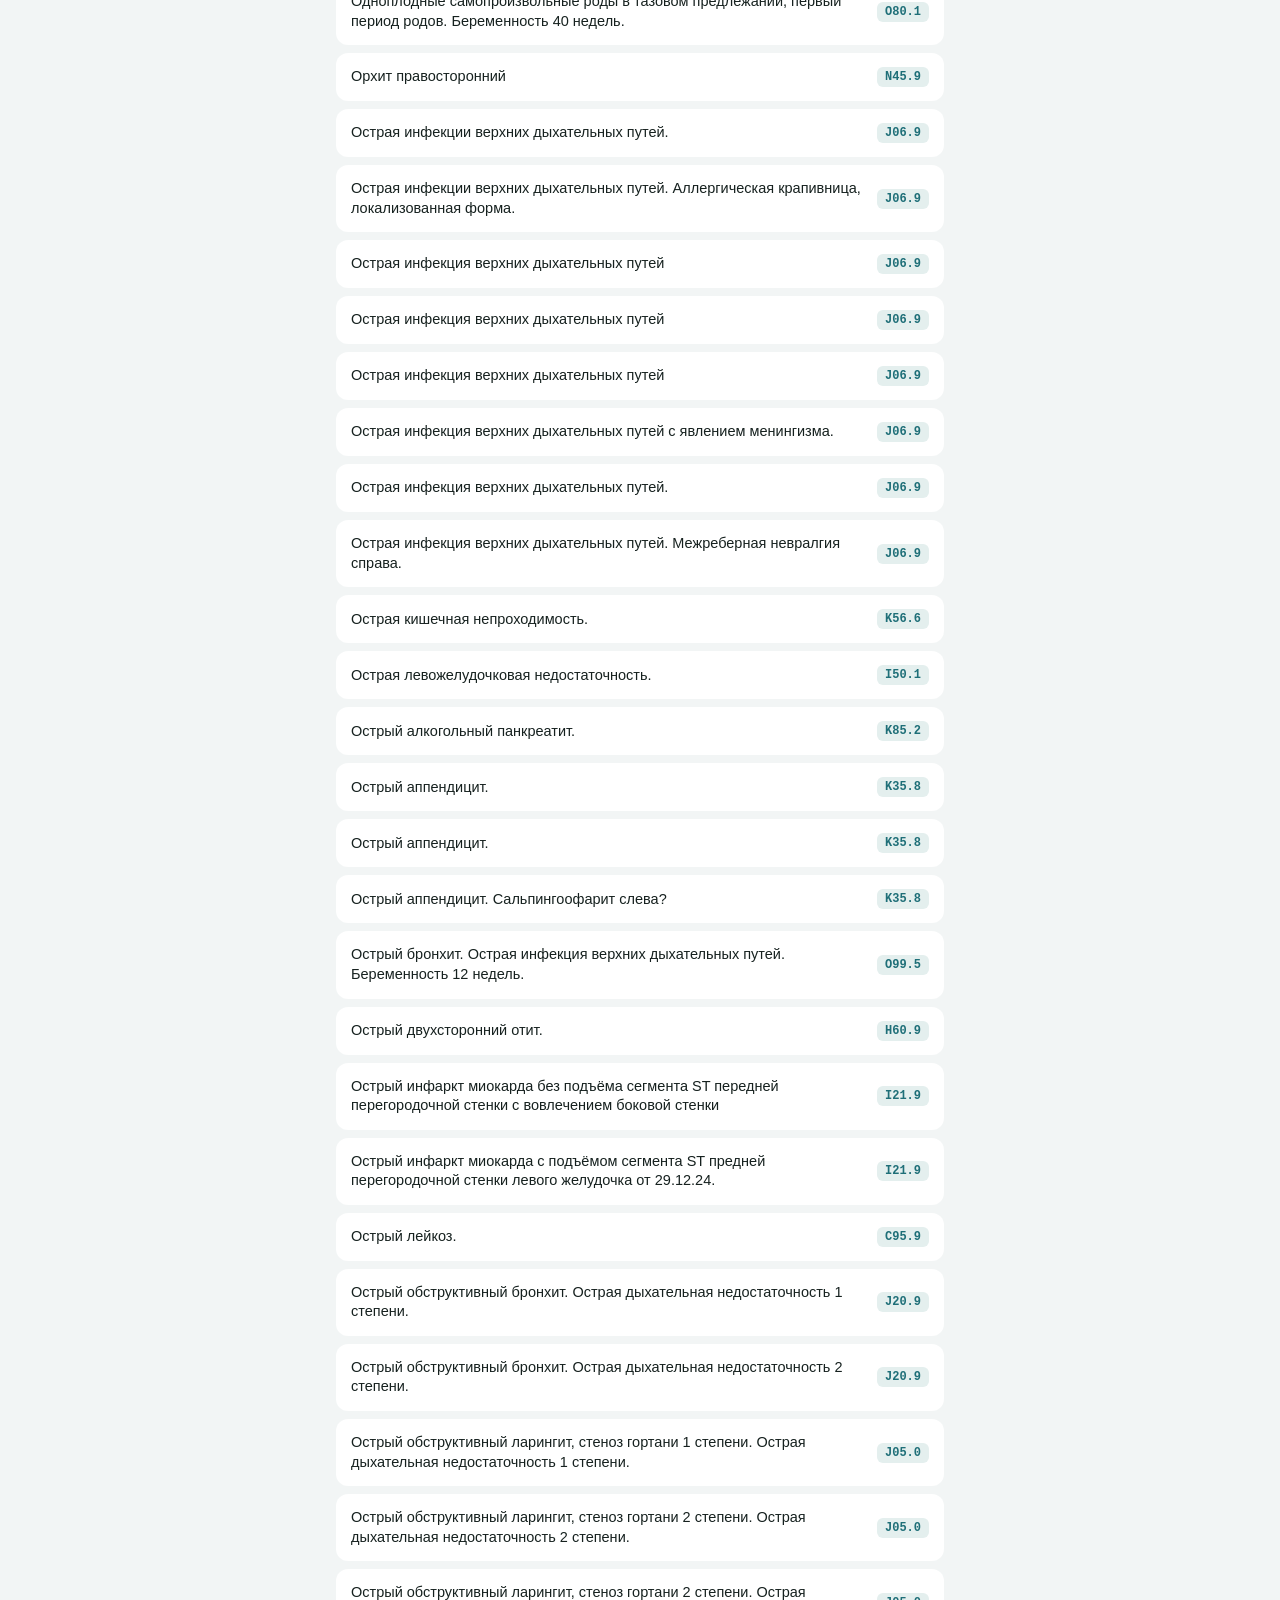
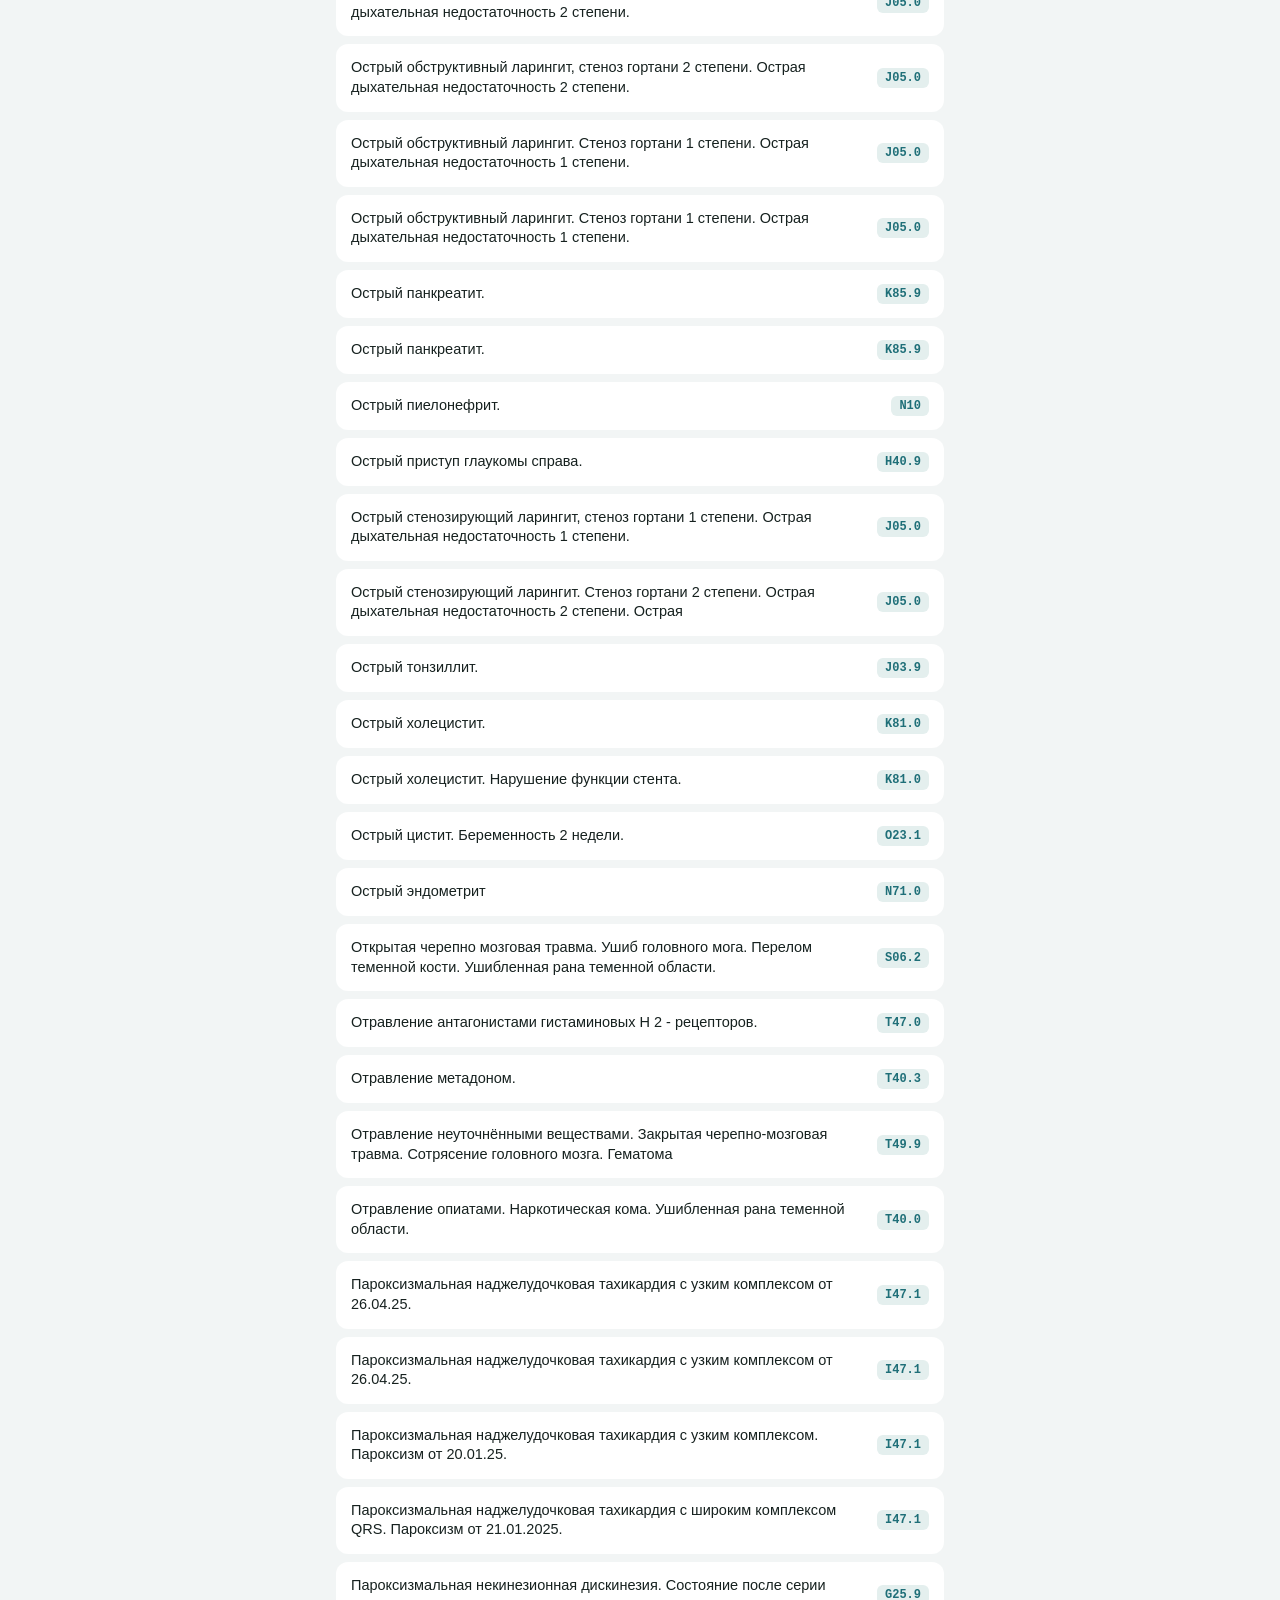
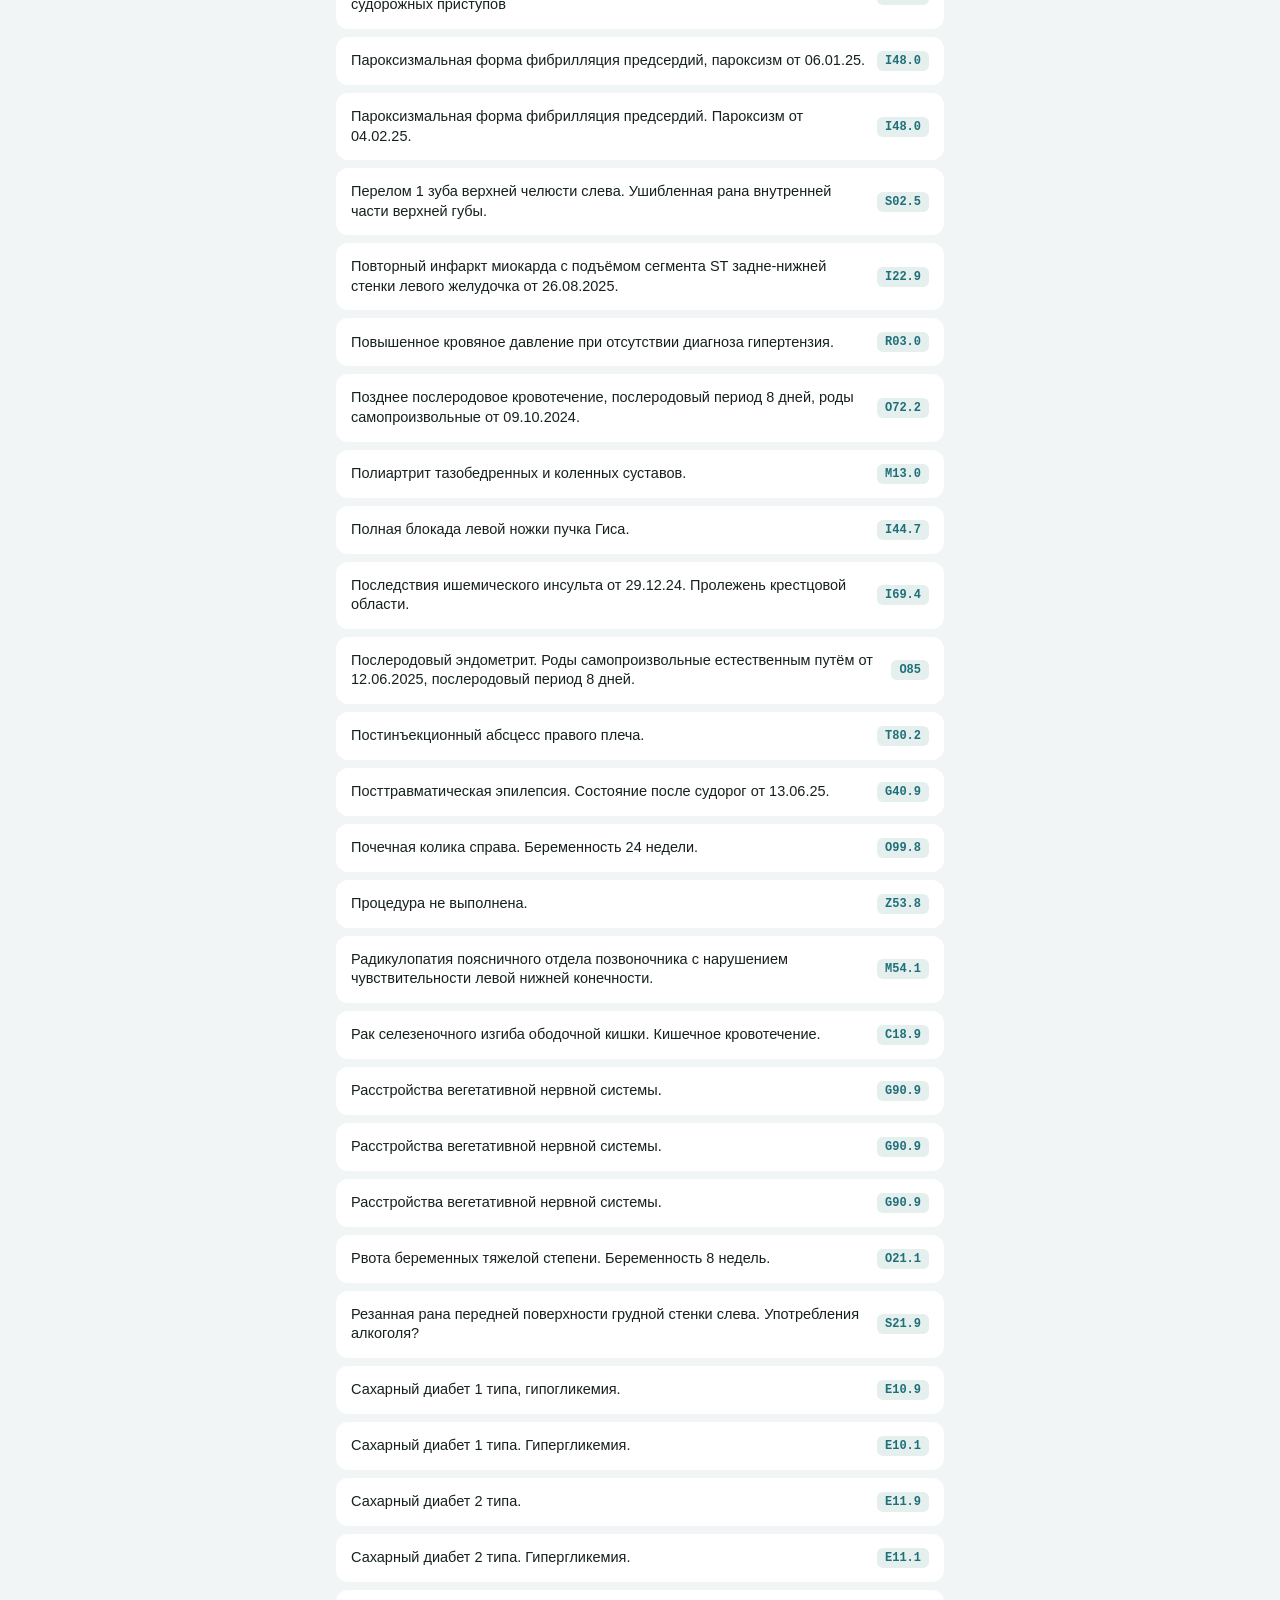
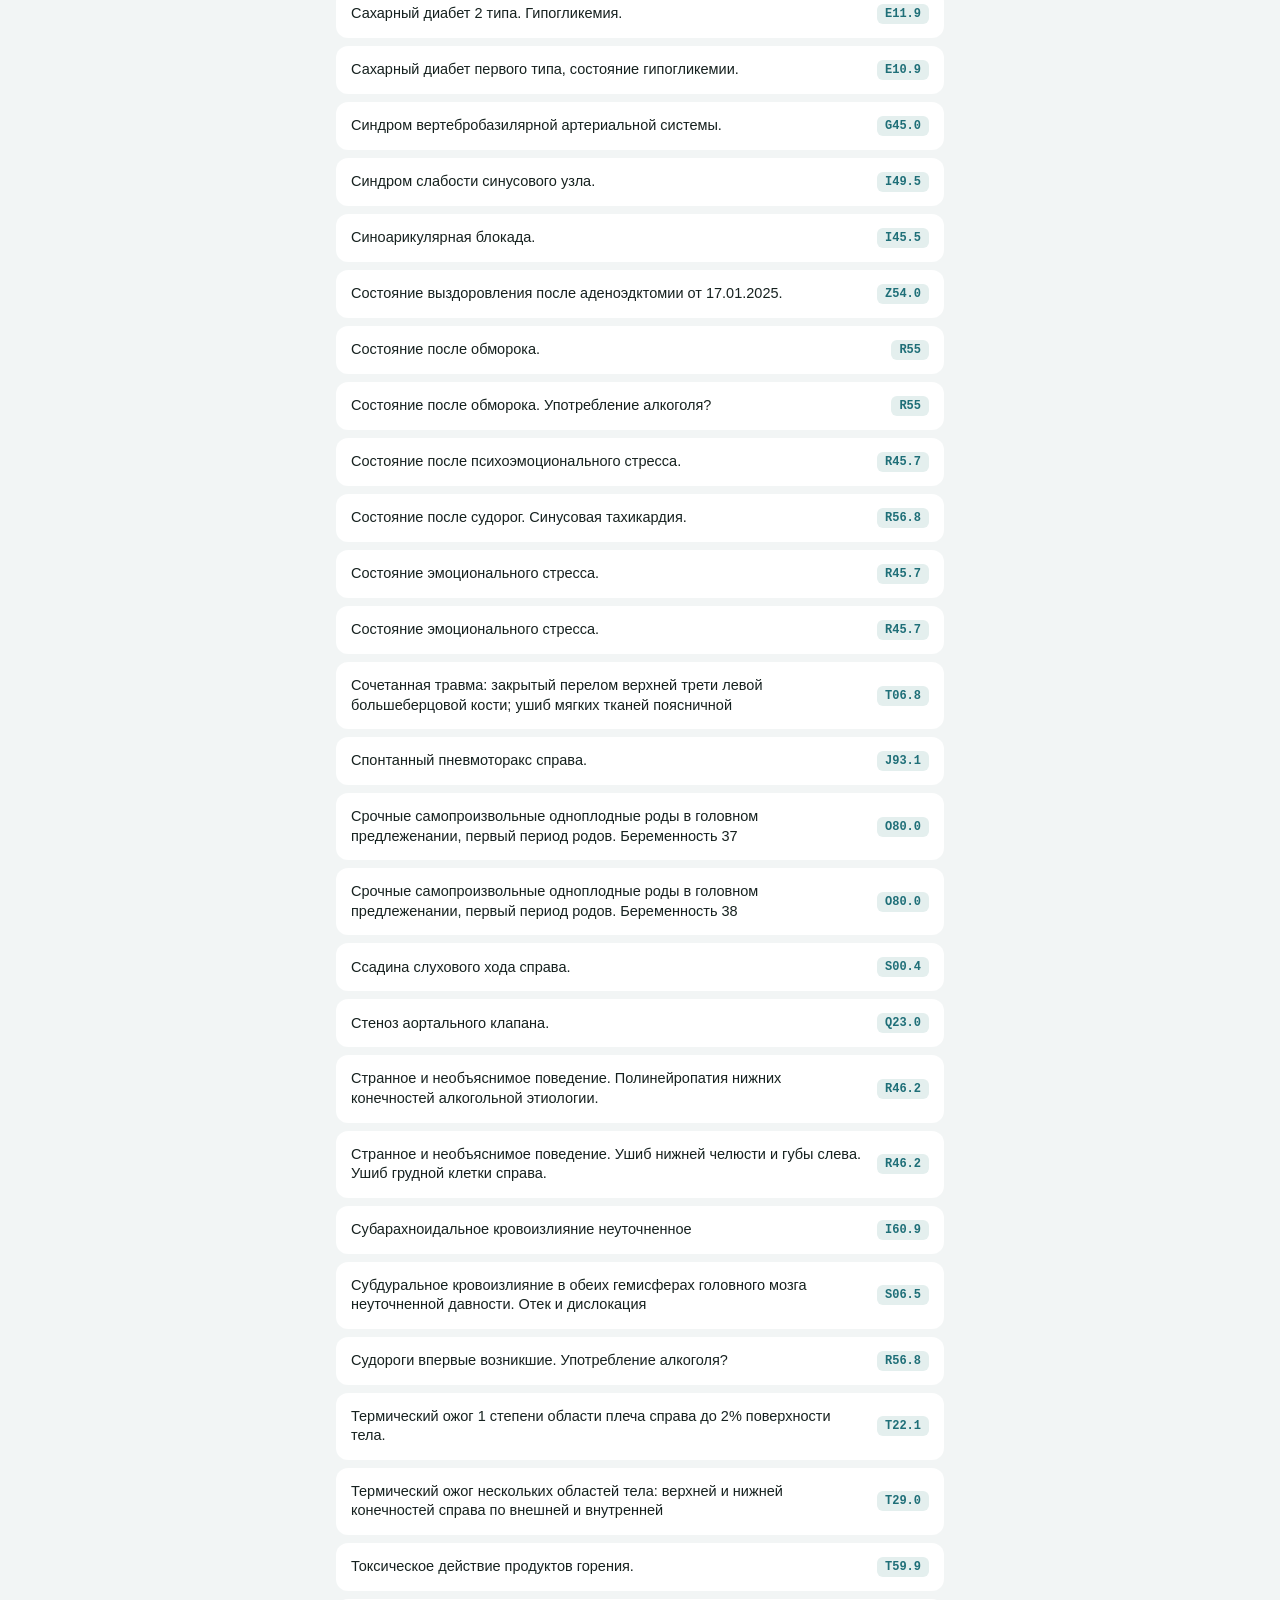
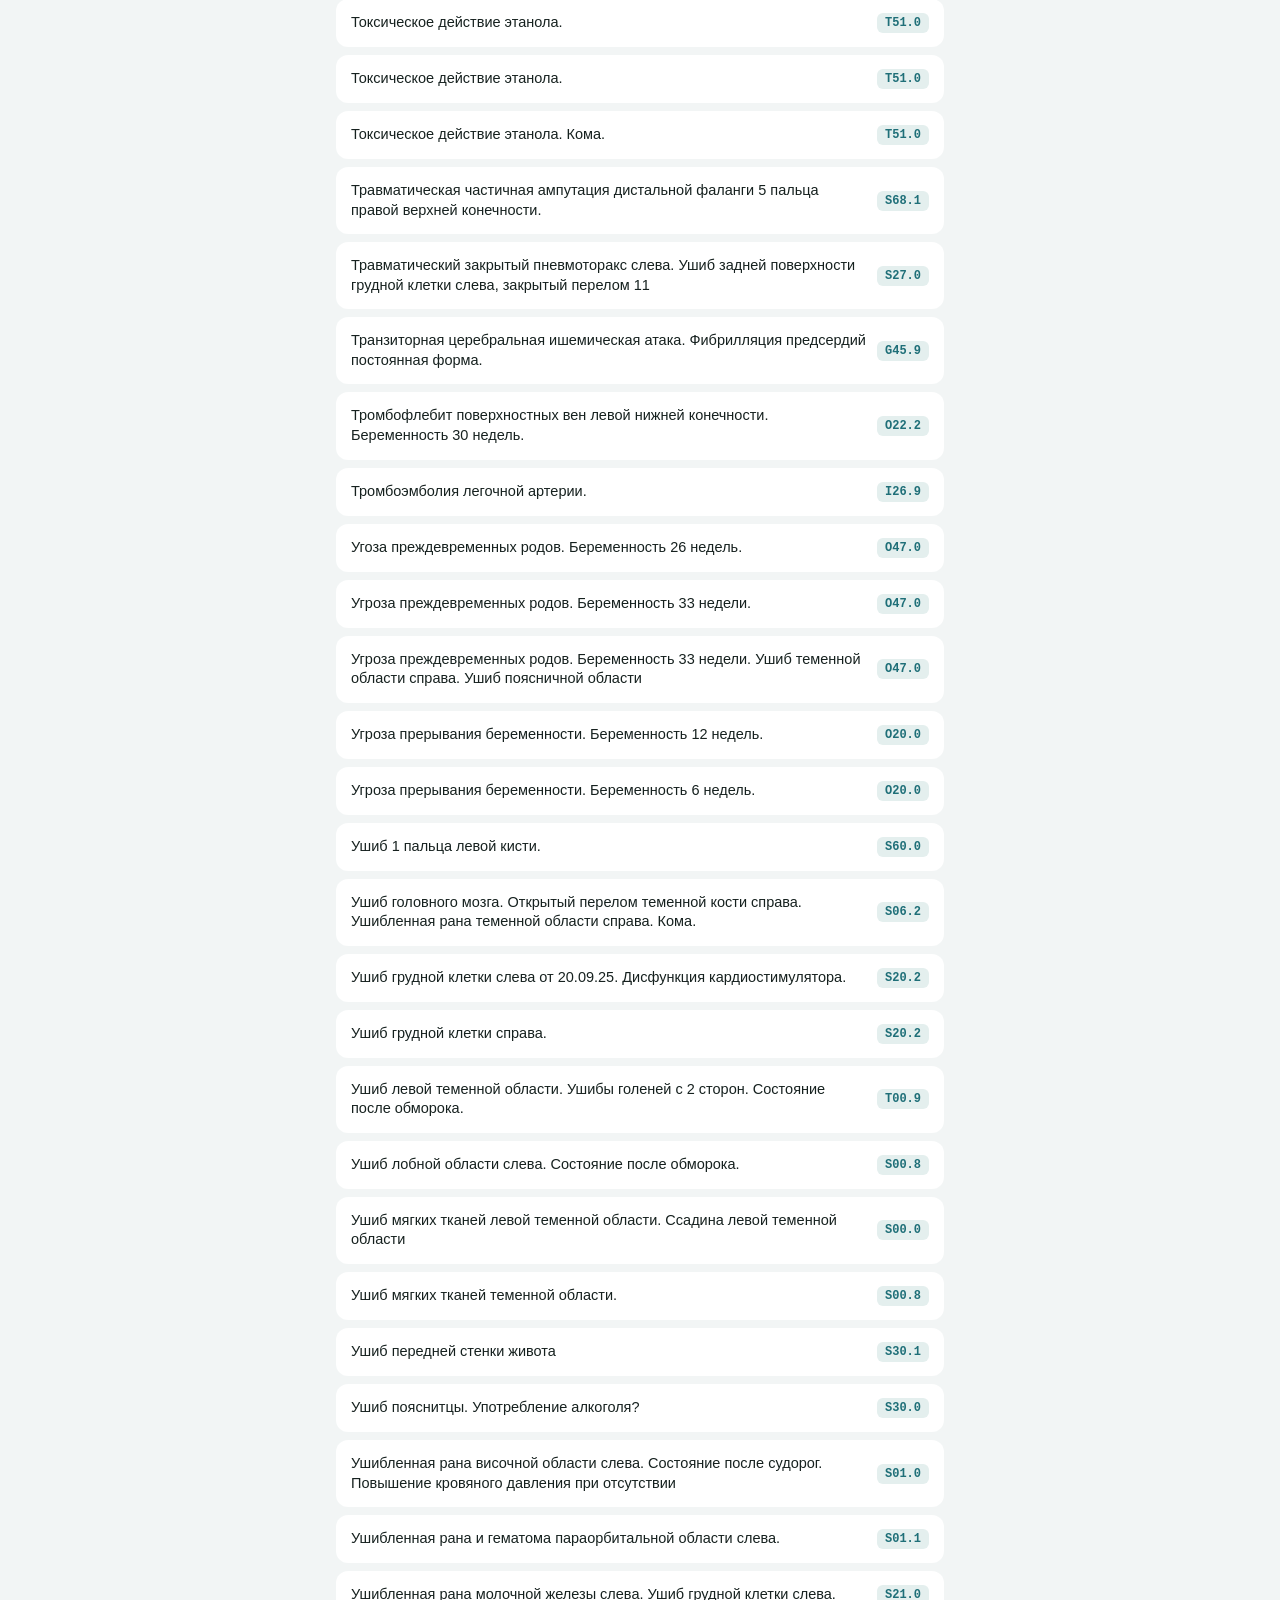
<file: webapp/index.html>
<!DOCTYPE html>
<html lang="ru">
<head>
<meta charset="UTF-8">
<meta name="viewport" content="width=device-width, initial-scale=1.0, viewport-fit=cover">
<title>03-Везём</title>
<link rel="stylesheet" href="style.css">
<script src="https://telegram.org/js/telegram-web-app.js"></script>
</head>
<body>

<div id="app">

  <header class="topbar">
    <div class="topbar-title" id="topbarTitle">Карта СМП</div>
    <div class="topbar-actions">
      <button class="icon-btn" id="addBtn" title="Добавить" aria-label="Добавить">
        <svg width="20" height="20" viewBox="0 0 24 24" fill="none"><path d="M12 5v14M5 12h14" stroke="currentColor" stroke-width="2" stroke-linecap="round"/></svg>
      </button>
      <button class="icon-btn" id="historyBtn" title="История сохранённых карт" aria-label="История">
        <svg width="20" height="20" viewBox="0 0 24 24" fill="none"><path d="M3 12a9 9 0 1 0 3-6.7" stroke="currentColor" stroke-width="2" stroke-linecap="round"/><path d="M3 4v5h5" stroke="currentColor" stroke-width="2" stroke-linecap="round" stroke-linejoin="round"/><path d="M12 8v4l3 2" stroke="currentColor" stroke-width="2" stroke-linecap="round" stroke-linejoin="round"/></svg>
      </button>
    </div>
  </header>

  <nav class="tabs" id="tabs">
    <button class="tab active" data-tab="emergency">Карта СМП</button>
    <button class="tab" data-tab="reanimation">Реанимация</button>
    <button class="tab" data-tab="localStatus">Локальный статус</button>
    <button class="tab" data-tab="lookup">Подкрадули</button>
  </nav>

  <div class="search-row" id="searchRow">
    <svg class="search-icon" width="16" height="16" viewBox="0 0 24 24" fill="none"><circle cx="11" cy="11" r="7" stroke="currentColor" stroke-width="2"/><path d="m20 20-3.5-3.5" stroke="currentColor" stroke-width="2" stroke-linecap="round"/></svg>
    <input type="text" id="searchInput" placeholder="Поиск по диагнозу или коду МКБ…" autocomplete="off">
  </div>

  <main id="listView" class="list-view"></main>

  <main id="detailView" class="detail-view hidden">
    <button class="back-btn" id="backBtn">
      <svg width="18" height="18" viewBox="0 0 24 24" fill="none"><path d="M15 18l-6-6 6-6" stroke="currentColor" stroke-width="2" stroke-linecap="round" stroke-linejoin="round"/></svg>
      Назад
    </button>
    <div class="detail-header">
      <h1 id="detailTitle"></h1>
      <span class="mkb-pill" id="detailMkb"></span>
    </div>
    <div id="detailFields"></div>
    <div class="detail-actions">
      <button class="btn btn-secondary" id="copyBtn">Скопировать</button>
      <button class="btn btn-primary" id="saveBtn">Сохранить</button>
    </div>
  </main>

  <main id="historyView" class="list-view hidden">
    <div class="history-header">
      <button class="back-btn" id="historyBackBtn">
        <svg width="18" height="18" viewBox="0 0 24 24" fill="none"><path d="M15 18l-6-6 6-6" stroke="currentColor" stroke-width="2" stroke-linecap="round" stroke-linejoin="round"/></svg>
        Назад
      </button>
      <h2>Сохранённые карты</h2>
    </div>
    <div id="historyList"></div>
  </main>

  <main id="lookupView" class="lookup-view hidden">
    <p class="lookup-hint">Введите номер наряда (обычно 10 цифр) — карта откроется в браузере.</p>
    <div class="search-row">
      <input type="text" id="lookupInput" placeholder="Номер наряда…" inputmode="numeric" autocomplete="off">
    </div>
    <button class="btn btn-primary" id="lookupBtn">Открыть карту</button>
    <p class="lookup-note" id="lookupNote"></p>
  </main>

  <div id="toast" class="toast"></div>

</div>

<script src="app.js"></script>
</body>
</html>
</file>
<file: docs/style.css>
:root {
  --bg: var(--tg-theme-bg-color, #F2F5F5);
  --secondary-bg: var(--tg-theme-secondary-bg-color, #FFFFFF);
  --text: var(--tg-theme-text-color, #16211F);
  --hint: var(--tg-theme-hint-color, #6E827F);
  --link: var(--tg-theme-link-color, #1F6F78);
  --button: var(--tg-theme-button-color, #1F6F78);
  --button-text: var(--tg-theme-button-text-color, #FFFFFF);
  --accent: #1F6F78;
  --accent-soft: #E4EFEE;
  --border: rgba(22, 33, 31, 0.09);
  --danger: #B3413A;
  --mono: ui-monospace, "SF Mono", "Cascadia Mono", Consolas, monospace;
  --sans: -apple-system, BlinkMacSystemFont, "Segoe UI", Roboto, Helvetica, Arial, sans-serif;
}

* { box-sizing: border-box; }

html, body {
  margin: 0;
  padding: 0;
  background: var(--bg);
  color: var(--text);
  font-family: var(--sans);
  -webkit-tap-highlight-color: transparent;
}

body {
  min-height: 100vh;
  padding-bottom: env(safe-area-inset-bottom);
}

#app {
  max-width: 640px;
  margin: 0 auto;
  min-height: 100vh;
  display: flex;
  flex-direction: column;
}

/* ---------- Topbar & tabs ---------- */

.topbar {
  display: flex;
  align-items: center;
  justify-content: space-between;
  padding: 14px 16px 6px;
}

.topbar-title {
  font-size: 20px;
  font-weight: 700;
  letter-spacing: -0.01em;
}

.icon-btn {
  border: none;
  background: var(--secondary-bg);
  color: var(--accent);
  width: 36px;
  height: 36px;
  border-radius: 10px;
  display: flex;
  align-items: center;
  justify-content: center;
  cursor: pointer;
}

.topbar-actions {
  display: flex;
  gap: 8px;
}

.tabs {
  display: flex;
  gap: 5px;
  padding: 8px 12px;
  overflow-x: auto;
}

.tab {
  flex: 0 0 auto;
  border: none;
  background: var(--secondary-bg);
  color: var(--hint);
  font-family: var(--sans);
  font-size: 12.5px;
  font-weight: 600;
  padding: 9px 12px;
  border-radius: 10px;
  cursor: pointer;
  white-space: nowrap;
  transition: background 0.15s, color 0.15s;
}

.tab.active {
  background: var(--accent);
  color: var(--button-text);
}

/* ---------- Search ---------- */

.search-row {
  display: flex;
  align-items: center;
  gap: 8px;
  margin: 6px 16px 10px;
  padding: 9px 12px;
  background: var(--secondary-bg);
  border-radius: 10px;
}

.search-icon { color: var(--hint); flex-shrink: 0; }

#searchInput {
  border: none;
  outline: none;
  background: transparent;
  color: var(--text);
  font-family: var(--sans);
  font-size: 15px;
  width: 100%;
}

#searchInput::placeholder { color: var(--hint); }

/* ---------- List ---------- */

.list-view {
  flex: 1;
  overflow-y: auto;
  padding: 0 16px 24px;
}

.list-item {
  display: flex;
  align-items: center;
  justify-content: space-between;
  gap: 10px;
  padding: 13px 14px;
  margin-bottom: 8px;
  background: var(--secondary-bg);
  border-radius: 12px;
  cursor: pointer;
  border: 1px solid transparent;
}

.list-item:active { border-color: var(--accent); }

.list-item-name {
  font-size: 14.5px;
  line-height: 1.35;
  font-weight: 500;
}

.mkb-pill {
  font-family: var(--mono);
  font-size: 12px;
  font-weight: 600;
  color: var(--accent);
  background: var(--accent-soft);
  padding: 3px 8px;
  border-radius: 6px;
  white-space: nowrap;
  flex-shrink: 0;
}

.empty-state {
  text-align: center;
  color: var(--hint);
  padding: 60px 20px;
  font-size: 14px;
}

/* ---------- Detail view ---------- */

.detail-view {
  flex: 1;
  overflow-y: auto;
  padding: 12px 16px 140px;
}

.hidden { display: none !important; }

.back-btn {
  display: flex;
  align-items: center;
  gap: 4px;
  border: none;
  background: transparent;
  color: var(--link);
  font-family: var(--sans);
  font-size: 15px;
  font-weight: 500;
  padding: 6px 0 14px;
  cursor: pointer;
}

.detail-header {
  margin-bottom: 16px;
}

.detail-header h1 {
  font-size: 19px;
  font-weight: 700;
  line-height: 1.3;
  margin: 0 0 8px;
  letter-spacing: -0.01em;
}

.field-group {
  margin-bottom: 14px;
}

.field-group-title {
  font-size: 12.5px;
  font-weight: 700;
  text-transform: uppercase;
  letter-spacing: 0.03em;
  color: var(--hint);
  margin: 22px 0 10px;
  padding-top: 6px;
  border-top: 1px solid var(--border);
}

.field-group-title:first-child {
  margin-top: 0;
  border-top: none;
  padding-top: 0;
}

.field-label {
  font-size: 13px;
  font-weight: 600;
  color: var(--text);
  margin-bottom: 6px;
  display: block;
}

.field-textarea {
  width: 100%;
  min-height: 64px;
  border: 1px solid var(--border);
  border-radius: 10px;
  padding: 10px 12px;
  font-family: var(--sans);
  font-size: 14.5px;
  line-height: 1.45;
  color: var(--text);
  background: var(--secondary-bg);
  resize: vertical;
  outline: none;
}

.field-textarea:focus { border-color: var(--accent); }

.detail-actions {
  position: fixed;
  left: 0;
  right: 0;
  bottom: 0;
  max-width: 640px;
  margin: 0 auto;
  display: flex;
  flex-wrap: wrap;
  gap: 8px;
  padding: 10px 16px calc(12px + env(safe-area-inset-bottom));
  background: linear-gradient(to top, var(--bg) 60%, transparent);
}

.btn {
  flex: 1 1 120px;
  min-width: 100px;
  border: none;
  border-radius: 12px;
  padding: 13px 0;
  font-family: var(--sans);
  font-size: 14px;
  font-weight: 600;
  cursor: pointer;
}

.btn-primary {
  background: var(--button);
  color: var(--button-text);
}

.btn-secondary {
  background: var(--secondary-bg);
  color: var(--accent);
  border: 1px solid var(--accent);
}

/* ---------- History ---------- */

.history-header {
  display: flex;
  align-items: center;
  gap: 10px;
  padding-top: 4px;
}

.history-header h2 {
  font-size: 17px;
  margin: 0 0 0 -6px;
}

.history-item {
  padding: 12px 14px;
  margin-top: 8px;
  background: var(--secondary-bg);
  border-radius: 12px;
  cursor: pointer;
}

.history-item-name {
  font-size: 14px;
  font-weight: 600;
  margin-bottom: 3px;
}

.history-item-meta {
  font-size: 12px;
  color: var(--hint);
}

.history-item-delete {
  float: right;
  border: none;
  background: none;
  color: var(--danger);
  font-size: 12.5px;
  font-weight: 600;
  cursor: pointer;
}

/* ---------- Toast ---------- */

.toast {
  position: fixed;
  left: 50%;
  bottom: 24px;
  transform: translate(-50%, 20px);
  background: var(--text);
  color: var(--bg);
  padding: 10px 18px;
  border-radius: 10px;
  font-size: 13.5px;
  font-weight: 500;
  opacity: 0;
  pointer-events: none;
  transition: opacity 0.2s, transform 0.2s;
  z-index: 50;
}

.toast.show {
  opacity: 1;
  transform: translate(-50%, 0);
}

/* ---------- Protocol sections (reanimation) ---------- */

.section-title {
  font-size: 13.5px;
  font-weight: 700;
  margin: 22px 0 10px;
  padding-top: 10px;
  border-top: 1px solid var(--border);
}

.section-title:first-of-type {
  margin-top: 4px;
  border-top: none;
  padding-top: 0;
}

.protocol-box {
  background: var(--secondary-bg);
  border-radius: 12px;
  padding: 12px 14px;
  margin-bottom: 14px;
}

.protocol-box-title {
  font-size: 12.5px;
  font-weight: 700;
  color: var(--accent);
  margin-bottom: 10px;
}

.field-select {
  width: 100%;
  border: 1px solid var(--border);
  border-radius: 10px;
  padding: 9px 10px;
  font-family: var(--sans);
  font-size: 14px;
  color: var(--text);
  background: var(--bg);
  outline: none;
  margin-bottom: 10px;
}

.field-input {
  width: 100%;
  border: 1px solid var(--border);
  border-radius: 10px;
  padding: 9px 10px;
  font-family: var(--sans);
  font-size: 14px;
  color: var(--text);
  background: var(--bg);
  outline: none;
  margin-bottom: 10px;
}

.field-input:focus, .field-select:focus, .field-textarea:focus {
  border-color: var(--accent);
}

/* ---------- Chronometry grids ---------- */

.grid-scroll {
  overflow-x: auto;
  margin-bottom: 8px;
  border-radius: 10px;
  border: 1px solid var(--border);
}

.grid-table {
  border-collapse: collapse;
  font-size: 11.5px;
  background: var(--secondary-bg);
}

.grid-table th, .grid-table td {
  border: 1px solid var(--border);
  padding: 0;
  text-align: center;
}

.grid-table thead th {
  padding: 5px 4px;
  font-weight: 600;
  color: var(--hint);
  background: var(--bg);
  min-width: 30px;
}

.grid-table .row-label {
  text-align: left;
  padding: 6px 8px;
  font-size: 11px;
  font-weight: 600;
  white-space: nowrap;
  position: sticky;
  left: 0;
  background: var(--secondary-bg);
  min-width: 140px;
  max-width: 170px;
  white-space: normal;
  line-height: 1.25;
}

.grid-table input {
  width: 30px;
  height: 28px;
  border: none;
  background: transparent;
  text-align: center;
  font-size: 11px;
  color: var(--text);
  font-family: var(--mono);
}

.grid-table input:focus {
  outline: 2px solid var(--accent);
  outline-offset: -2px;
}

.add-minute-btn {
  width: 100%;
  border: 1px dashed var(--accent);
  background: transparent;
  color: var(--accent);
  border-radius: 10px;
  padding: 8px 0;
  font-size: 13px;
  font-weight: 600;
  cursor: pointer;
  margin-bottom: 16px;
}

/* ---------- Lookup tab ---------- */

.lookup-view {
  padding: 16px;
}

.lookup-hint {
  font-size: 13.5px;
  color: var(--hint);
  margin: 4px 0 14px;
  line-height: 1.4;
}

.lookup-note {
  font-size: 12.5px;
  color: var(--hint);
  margin-top: 12px;
  line-height: 1.45;
  white-space: pre-line;
}

#lookupInput {
  font-family: var(--mono);
  font-size: 16px;
  letter-spacing: 0.02em;
}

/* ---------- Full view (просмотр целиком) ---------- */

.full-view-content {
  background: var(--secondary-bg);
  border-radius: 14px;
  padding: 18px 16px;
  font-size: 14.5px;
  line-height: 1.55;
}

.full-view-content h3 {
  font-size: 12.5px;
  font-weight: 700;
  text-transform: uppercase;
  letter-spacing: 0.03em;
  color: var(--accent);
  margin: 18px 0 6px;
}

.full-view-content h3:first-child {
  margin-top: 0;
}

.full-view-content p {
  margin: 0 0 4px;
  white-space: pre-wrap;
  color: var(--text);
}

.full-view-content .empty-value {
  color: var(--hint);
}
</file>
<file: webapp/style.css>
:root {
  --bg: var(--tg-theme-bg-color, #F2F5F5);
  --secondary-bg: var(--tg-theme-secondary-bg-color, #FFFFFF);
  --text: var(--tg-theme-text-color, #16211F);
  --hint: var(--tg-theme-hint-color, #6E827F);
  --link: var(--tg-theme-link-color, #1F6F78);
  --button: var(--tg-theme-button-color, #1F6F78);
  --button-text: var(--tg-theme-button-text-color, #FFFFFF);
  --accent: #1F6F78;
  --accent-soft: #E4EFEE;
  --border: rgba(22, 33, 31, 0.09);
  --danger: #B3413A;
  --mono: ui-monospace, "SF Mono", "Cascadia Mono", Consolas, monospace;
  --sans: -apple-system, BlinkMacSystemFont, "Segoe UI", Roboto, Helvetica, Arial, sans-serif;
}

* { box-sizing: border-box; }

html, body {
  margin: 0;
  padding: 0;
  background: var(--bg);
  color: var(--text);
  font-family: var(--sans);
  -webkit-tap-highlight-color: transparent;
}

body {
  min-height: 100vh;
  padding-bottom: env(safe-area-inset-bottom);
}

#app {
  max-width: 640px;
  margin: 0 auto;
  min-height: 100vh;
  display: flex;
  flex-direction: column;
}

/* ---------- Topbar & tabs ---------- */

.topbar {
  display: flex;
  align-items: center;
  justify-content: space-between;
  padding: 14px 16px 6px;
}

.topbar-title {
  font-size: 20px;
  font-weight: 700;
  letter-spacing: -0.01em;
}

.icon-btn {
  border: none;
  background: var(--secondary-bg);
  color: var(--accent);
  width: 36px;
  height: 36px;
  border-radius: 10px;
  display: flex;
  align-items: center;
  justify-content: center;
  cursor: pointer;
}

.topbar-actions {
  display: flex;
  gap: 8px;
}

.tabs {
  display: flex;
  gap: 5px;
  padding: 8px 12px;
  overflow-x: auto;
}

.tab {
  flex: 0 0 auto;
  border: none;
  background: var(--secondary-bg);
  color: var(--hint);
  font-family: var(--sans);
  font-size: 12.5px;
  font-weight: 600;
  padding: 9px 12px;
  border-radius: 10px;
  cursor: pointer;
  white-space: nowrap;
  transition: background 0.15s, color 0.15s;
}

.tab.active {
  background: var(--accent);
  color: var(--button-text);
}

/* ---------- Search ---------- */

.search-row {
  display: flex;
  align-items: center;
  gap: 8px;
  margin: 6px 16px 10px;
  padding: 9px 12px;
  background: var(--secondary-bg);
  border-radius: 10px;
}

.search-icon { color: var(--hint); flex-shrink: 0; }

#searchInput {
  border: none;
  outline: none;
  background: transparent;
  color: var(--text);
  font-family: var(--sans);
  font-size: 15px;
  width: 100%;
}

#searchInput::placeholder { color: var(--hint); }

/* ---------- List ---------- */

.list-view {
  flex: 1;
  overflow-y: auto;
  padding: 0 16px 24px;
}

.list-item {
  display: flex;
  align-items: center;
  justify-content: space-between;
  gap: 10px;
  padding: 13px 14px;
  margin-bottom: 8px;
  background: var(--secondary-bg);
  border-radius: 12px;
  cursor: pointer;
  border: 1px solid transparent;
}

.list-item:active { border-color: var(--accent); }

.list-item-name {
  font-size: 14.5px;
  line-height: 1.35;
  font-weight: 500;
}

.mkb-pill {
  font-family: var(--mono);
  font-size: 12px;
  font-weight: 600;
  color: var(--accent);
  background: var(--accent-soft);
  padding: 3px 8px;
  border-radius: 6px;
  white-space: nowrap;
  flex-shrink: 0;
}

.empty-state {
  text-align: center;
  color: var(--hint);
  padding: 60px 20px;
  font-size: 14px;
}

/* ---------- Detail view ---------- */

.detail-view {
  flex: 1;
  overflow-y: auto;
  padding: 12px 16px 100px;
}

.hidden { display: none !important; }

.back-btn {
  display: flex;
  align-items: center;
  gap: 4px;
  border: none;
  background: transparent;
  color: var(--link);
  font-family: var(--sans);
  font-size: 15px;
  font-weight: 500;
  padding: 6px 0 14px;
  cursor: pointer;
}

.detail-header {
  margin-bottom: 16px;
}

.detail-header h1 {
  font-size: 19px;
  font-weight: 700;
  line-height: 1.3;
  margin: 0 0 8px;
  letter-spacing: -0.01em;
}

.field-group {
  margin-bottom: 14px;
}

.field-group-title {
  font-size: 12.5px;
  font-weight: 700;
  text-transform: uppercase;
  letter-spacing: 0.03em;
  color: var(--hint);
  margin: 22px 0 10px;
  padding-top: 6px;
  border-top: 1px solid var(--border);
}

.field-group-title:first-child {
  margin-top: 0;
  border-top: none;
  padding-top: 0;
}

.field-label {
  font-size: 13px;
  font-weight: 600;
  color: var(--text);
  margin-bottom: 6px;
  display: block;
}

.field-textarea {
  width: 100%;
  min-height: 64px;
  border: 1px solid var(--border);
  border-radius: 10px;
  padding: 10px 12px;
  font-family: var(--sans);
  font-size: 14.5px;
  line-height: 1.45;
  color: var(--text);
  background: var(--secondary-bg);
  resize: vertical;
  outline: none;
}

.field-textarea:focus { border-color: var(--accent); }

.detail-actions {
  position: fixed;
  left: 0;
  right: 0;
  bottom: 0;
  max-width: 640px;
  margin: 0 auto;
  display: flex;
  gap: 10px;
  padding: 10px 16px calc(12px + env(safe-area-inset-bottom));
  background: linear-gradient(to top, var(--bg) 60%, transparent);
}

.btn {
  flex: 1;
  border: none;
  border-radius: 12px;
  padding: 13px 0;
  font-family: var(--sans);
  font-size: 15px;
  font-weight: 600;
  cursor: pointer;
}

.btn-primary {
  background: var(--button);
  color: var(--button-text);
}

.btn-secondary {
  background: var(--secondary-bg);
  color: var(--accent);
  border: 1px solid var(--accent);
}

/* ---------- History ---------- */

.history-header {
  display: flex;
  align-items: center;
  gap: 10px;
  padding-top: 4px;
}

.history-header h2 {
  font-size: 17px;
  margin: 0 0 0 -6px;
}

.history-item {
  padding: 12px 14px;
  margin-top: 8px;
  background: var(--secondary-bg);
  border-radius: 12px;
  cursor: pointer;
}

.history-item-name {
  font-size: 14px;
  font-weight: 600;
  margin-bottom: 3px;
}

.history-item-meta {
  font-size: 12px;
  color: var(--hint);
}

.history-item-delete {
  float: right;
  border: none;
  background: none;
  color: var(--danger);
  font-size: 12.5px;
  font-weight: 600;
  cursor: pointer;
}

/* ---------- Toast ---------- */

.toast {
  position: fixed;
  left: 50%;
  bottom: 24px;
  transform: translate(-50%, 20px);
  background: var(--text);
  color: var(--bg);
  padding: 10px 18px;
  border-radius: 10px;
  font-size: 13.5px;
  font-weight: 500;
  opacity: 0;
  pointer-events: none;
  transition: opacity 0.2s, transform 0.2s;
  z-index: 50;
}

.toast.show {
  opacity: 1;
  transform: translate(-50%, 0);
}

/* ---------- Protocol sections (reanimation) ---------- */

.section-title {
  font-size: 13.5px;
  font-weight: 700;
  margin: 22px 0 10px;
  padding-top: 10px;
  border-top: 1px solid var(--border);
}

.section-title:first-of-type {
  margin-top: 4px;
  border-top: none;
  padding-top: 0;
}

.protocol-box {
  background: var(--secondary-bg);
  border-radius: 12px;
  padding: 12px 14px;
  margin-bottom: 14px;
}

.protocol-box-title {
  font-size: 12.5px;
  font-weight: 700;
  color: var(--accent);
  margin-bottom: 10px;
}

.field-select {
  width: 100%;
  border: 1px solid var(--border);
  border-radius: 10px;
  padding: 9px 10px;
  font-family: var(--sans);
  font-size: 14px;
  color: var(--text);
  background: var(--bg);
  outline: none;
  margin-bottom: 10px;
}

.field-input {
  width: 100%;
  border: 1px solid var(--border);
  border-radius: 10px;
  padding: 9px 10px;
  font-family: var(--sans);
  font-size: 14px;
  color: var(--text);
  background: var(--bg);
  outline: none;
  margin-bottom: 10px;
}

.field-input:focus, .field-select:focus, .field-textarea:focus {
  border-color: var(--accent);
}

/* ---------- Chronometry grids ---------- */

.grid-scroll {
  overflow-x: auto;
  margin-bottom: 8px;
  border-radius: 10px;
  border: 1px solid var(--border);
}

.grid-table {
  border-collapse: collapse;
  font-size: 11.5px;
  background: var(--secondary-bg);
}

.grid-table th, .grid-table td {
  border: 1px solid var(--border);
  padding: 0;
  text-align: center;
}

.grid-table thead th {
  padding: 5px 4px;
  font-weight: 600;
  color: var(--hint);
  background: var(--bg);
  min-width: 30px;
}

.grid-table .row-label {
  text-align: left;
  padding: 6px 8px;
  font-size: 11px;
  font-weight: 600;
  white-space: nowrap;
  position: sticky;
  left: 0;
  background: var(--secondary-bg);
  min-width: 140px;
  max-width: 170px;
  white-space: normal;
  line-height: 1.25;
}

.grid-table input {
  width: 30px;
  height: 28px;
  border: none;
  background: transparent;
  text-align: center;
  font-size: 11px;
  color: var(--text);
  font-family: var(--mono);
}

.grid-table input:focus {
  outline: 2px solid var(--accent);
  outline-offset: -2px;
}

.add-minute-btn {
  width: 100%;
  border: 1px dashed var(--accent);
  background: transparent;
  color: var(--accent);
  border-radius: 10px;
  padding: 8px 0;
  font-size: 13px;
  font-weight: 600;
  cursor: pointer;
  margin-bottom: 16px;
}

/* ---------- Lookup tab ---------- */

.lookup-view {
  padding: 16px;
}

.lookup-hint {
  font-size: 13.5px;
  color: var(--hint);
  margin: 4px 0 14px;
  line-height: 1.4;
}

.lookup-note {
  font-size: 12.5px;
  color: var(--hint);
  margin-top: 12px;
  line-height: 1.45;
  white-space: pre-line;
}

#lookupInput {
  font-family: var(--mono);
  font-size: 16px;
  letter-spacing: 0.02em;
}
</file>
